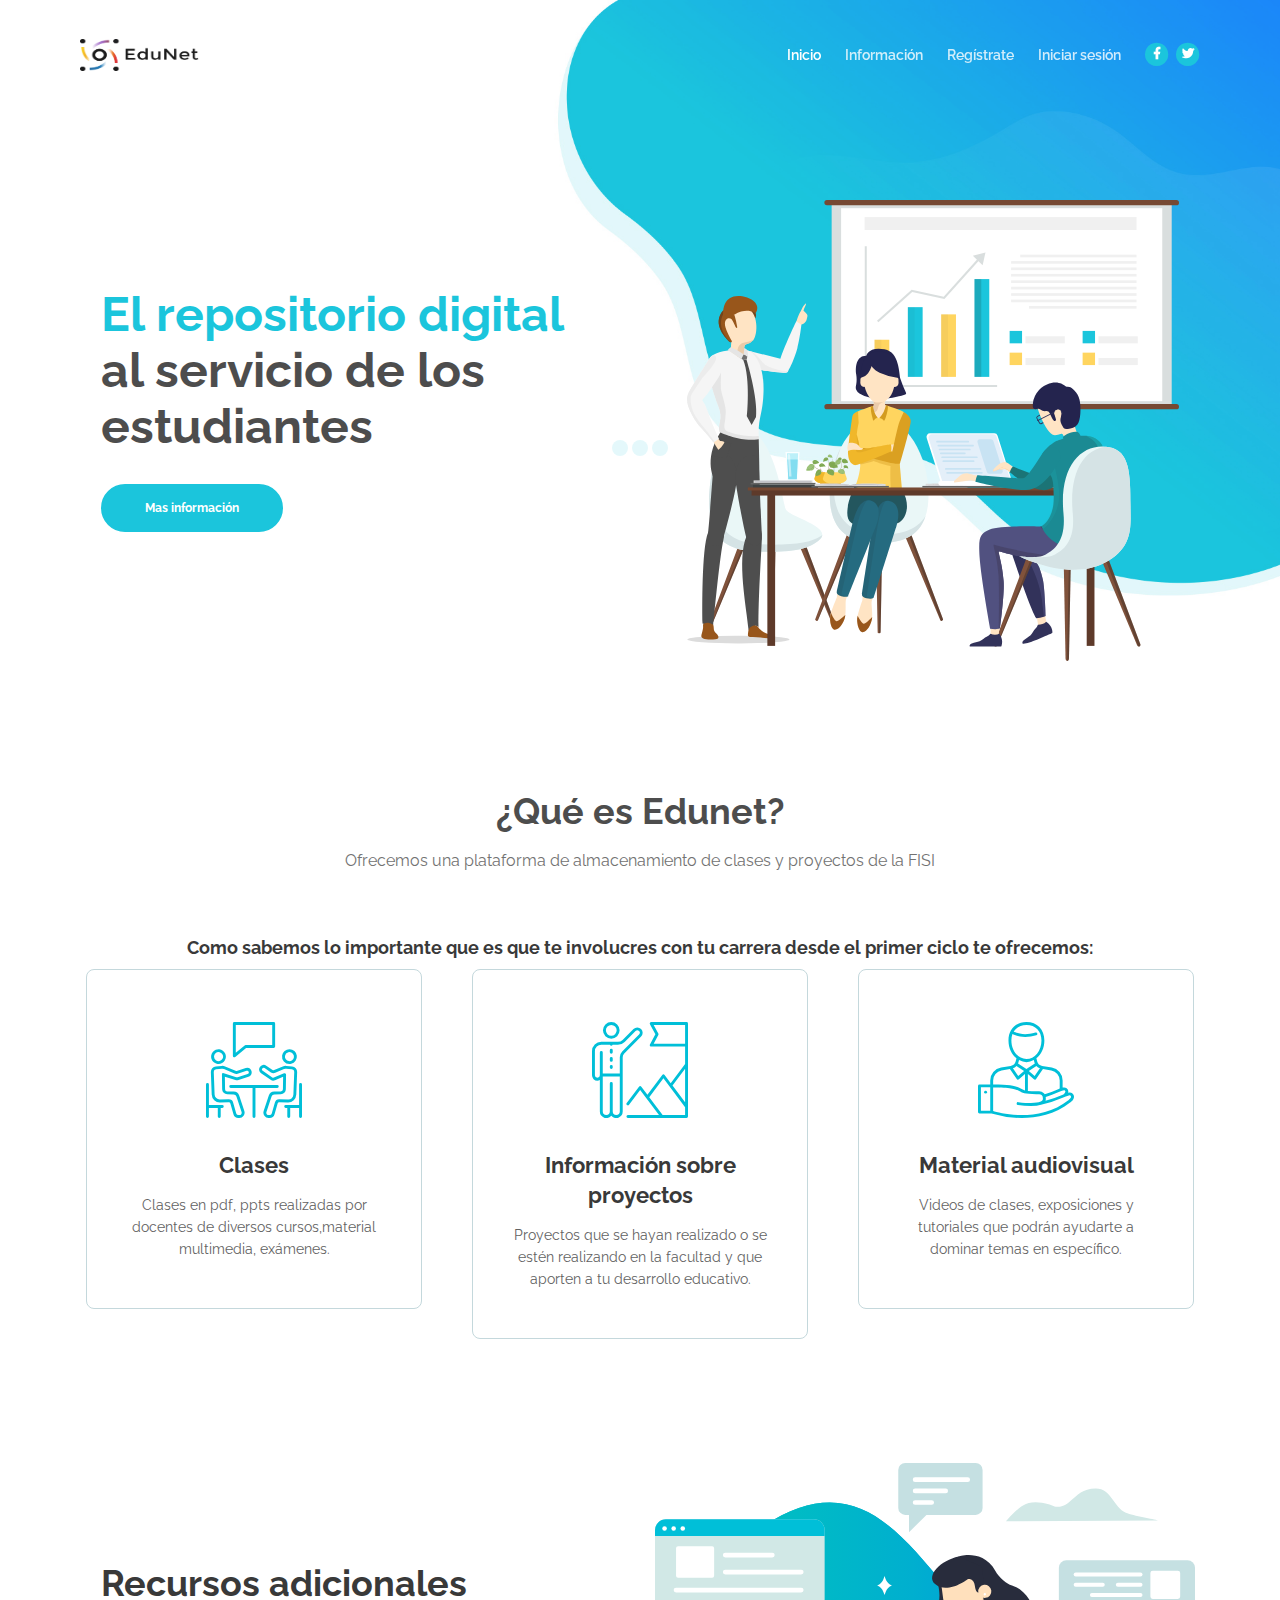
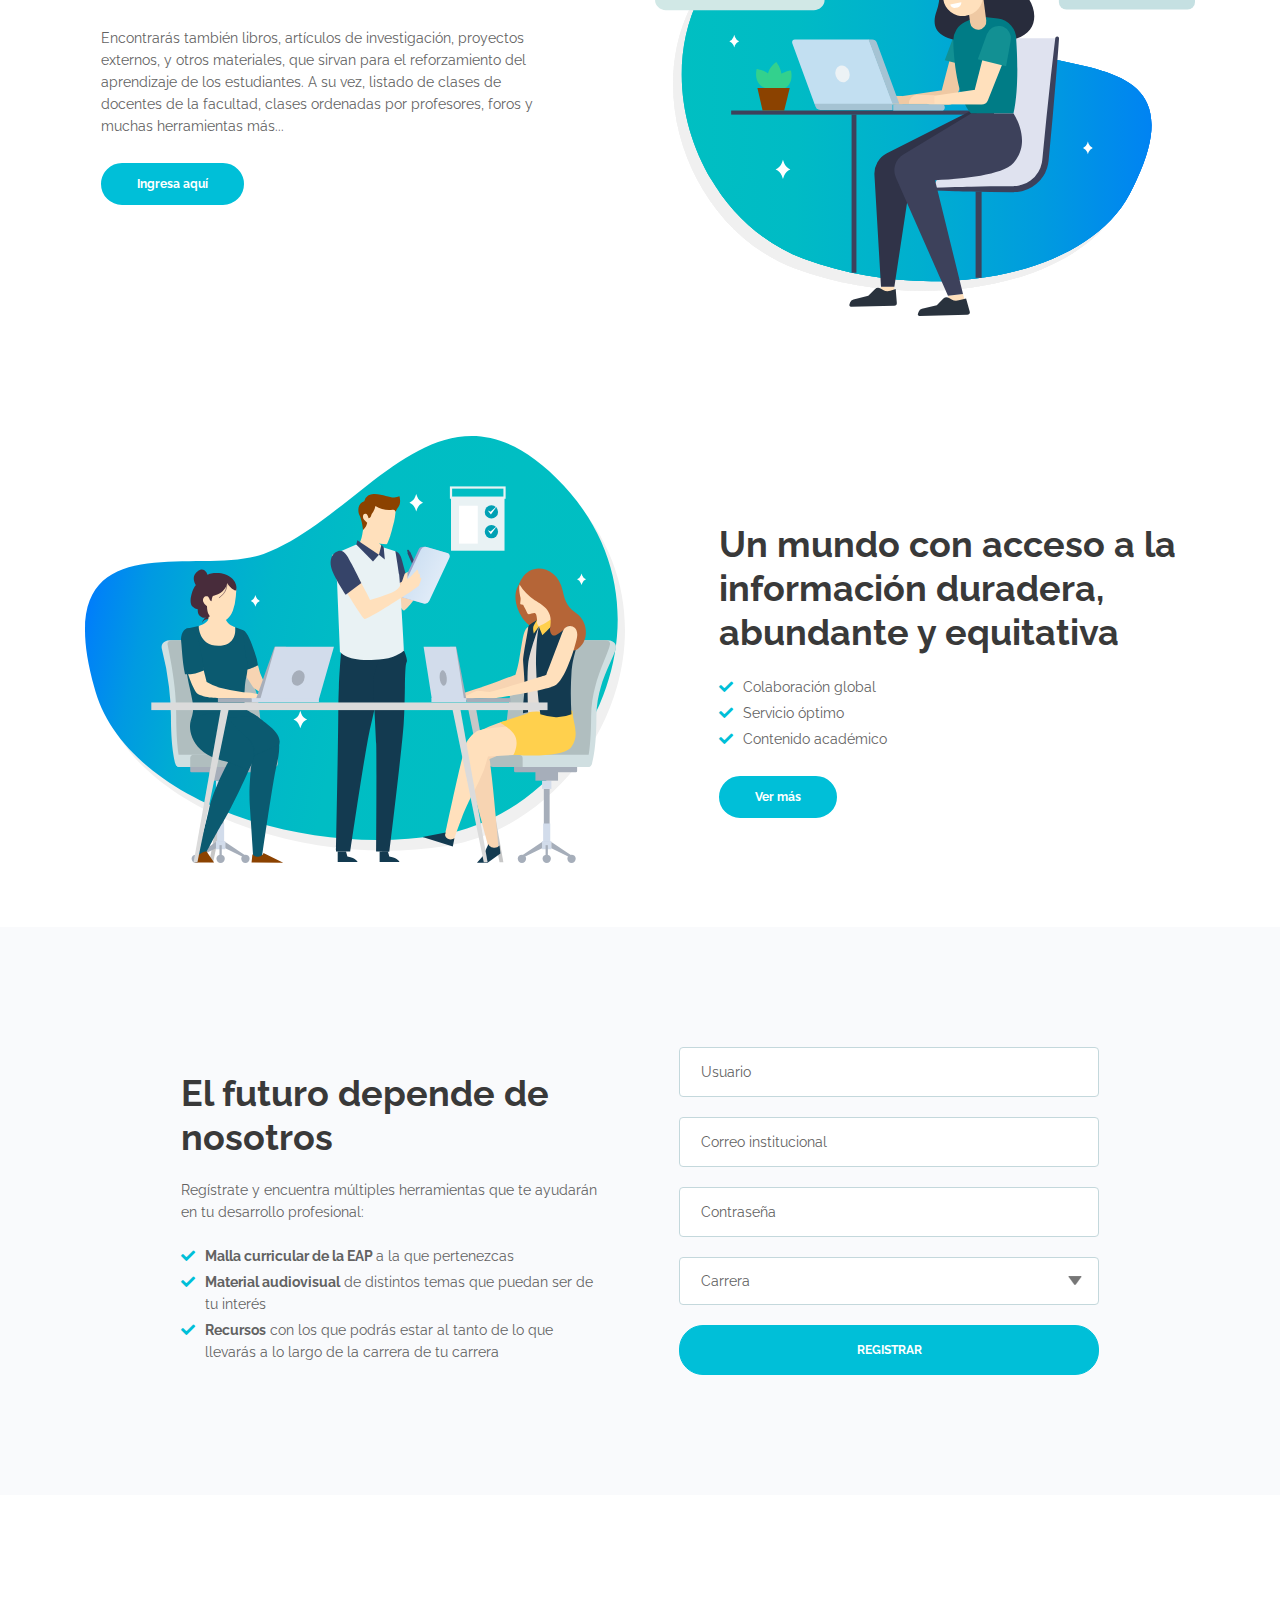
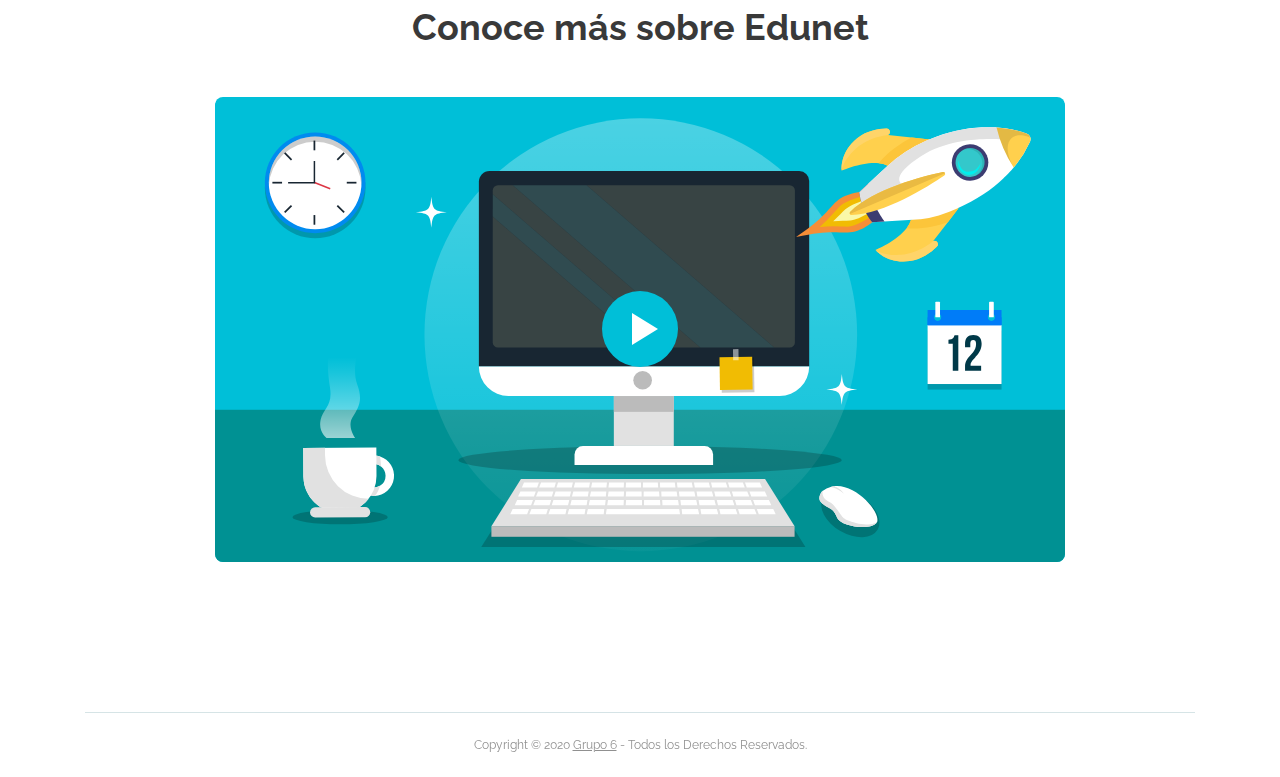
<file: web/index.html>
<!DOCTYPE html>
<html lang="en">
<head>
    <meta charset="utf-8">
    <meta name="viewport" content="width=device-width, initial-scale=1, shrink-to-fit=no">

    <!-- SEO Meta Tags -->
    <meta name="description" content="Create a stylish landing page for your business startup and get leads for the offered services with this HTML landing page template.">
    <meta name="author" content="GRUPO 6">

    <!-- OG Meta Tags to improve the way the post looks when you share the page on LinkedIn, Facebook, Google+ -->
	<meta property="og:site_name" content="Edunet" /> <!-- website name -->
	<meta property="og:site" content="" /> <!-- website link -->
	<meta property="og:title" content=""/> <!-- title shown in the actual shared post -->
	<meta property="og:description" content="" /> <!-- description shown in the actual shared post -->
	<meta property="og:image" content="" /> <!-- image link, make sure it's jpg -->
	<meta property="og:url" content="" /> <!-- where do you want your post to link to -->
	<meta property="og:type" content="article" />

    <!-- Website Title -->
    <title>Edunet FISI</title>

    <!-- Styles -->
    <link href="https://fonts.googleapis.com/css?family=Raleway:400,400i,600,700,700i&amp;subset=latin-ext" rel="stylesheet">
    <link href="css/bootstrap.css" rel="stylesheet">
    <link href="css/fontawesome-all.css" rel="stylesheet">
    <link href="css/swiper.css" rel="stylesheet">
	<link href="css/magnific-popup.css" rel="stylesheet">
	<link href="css/styles.css" rel="stylesheet">

	<!-- Favicon  -->
    <link rel="icon" href="images/edu.png">
</head>
<body data-spy="scroll" data-target=".fixed-top">

    <!-- Preloader -->
	<div class="spinner-wrapper">
        <div class="spinner">
            <div class="bounce1"></div>
            <div class="bounce2"></div>
            <div class="bounce3"></div>
        </div>
    </div>
    <!-- end of preloader -->


    <!-- Navigation -->
    <nav class="navbar navbar-expand-lg navbar-dark navbar-custom fixed-top">
        <!-- Text Logo - Use this if you don't have a graphic logo -->
        <!-- <a class="navbar-brand logo-text page-scroll" href="index.html">Evolo</a> -->

        <!-- Image Logo -->
        <a class="navbar-brand logo-image" href="index.html"><img src="images/edunet.png" alt="alternative"></a>

        <!-- Mobile Menu Toggle Button -->
        <button class="navbar-toggler" type="button" data-toggle="collapse" data-target="#navbarsExampleDefault" aria-controls="navbarsExampleDefault" aria-expanded="false" aria-label="Toggle navigation">
            <span class="navbar-toggler-awesome fas fa-bars"></span>
            <span class="navbar-toggler-awesome fas fa-times"></span>
        </button>
        <!-- end of mobile menu toggle button -->

        <div class="collapse navbar-collapse" id="navbarsExampleDefault">
            <ul class="navbar-nav ml-auto">
                <li class="nav-item">
                    <a class="nav-link page-scroll" href="#header">Inicio <span class="sr-only">(current)</span></a>
                </li>
                <li class="nav-item">
                    <a class="nav-link page-scroll" href="#services">Información</a>
                </li>

                <li class="nav-item">
                    <a class="nav-link page-scroll" href="#request">Regístrate</a>
                </li>



                <li class="nav-item">
                    <a class="nav-link page-scroll" href="login_register.php">Iniciar sesión</a>
                </li>
            </ul>
            <span class="nav-item social-icons">
                <span class="fa-stack">
                    <a href="#your-link">
                        <i class="fas fa-circle fa-stack-2x facebook"></i>
                        <i class="fab fa-facebook-f fa-stack-1x"></i>
                    </a>
                </span>
                <span class="fa-stack">
                    <a href="#your-link">
                        <i class="fas fa-circle fa-stack-2x twitter"></i>
                        <i class="fab fa-twitter fa-stack-1x"></i>
                    </a>
                </span>
            </span>
        </div>
    </nav> <!-- end of navbar -->
    <!-- end of navigation -->


    <!-- Header -->
    <header id="header" class="header">
        <div class="header-content">
            <div class="container">
                <div class="row">
                    <div class="col-lg-6">
                        <div class="text-container">
                            <h1><span class="turquoise">El repositorio digital </span>al servicio de los estudiantes</h1>
                            <p class="p-large"></p>
                            <a class="btn-solid-lg page-scroll" href="#services">Mas información</a>
                        </div> <!-- end of text-container -->
                    </div> <!-- end of col -->
                    <div class="col-lg-6">
                        <div class="image-container">
                            <img class="img-fluid" src="images/header-teamwork.svg" alt="alternative">
                        </div> <!-- end of image-container -->
                    </div> <!-- end of col -->
                </div> <!-- end of row -->
            </div> <!-- end of container -->
        </div> <!-- end of header-content -->
    </header> <!-- end of header -->
    <!-- end of header -->



    <!-- Services -->
    <div id="services" class="cards-1">
        <div class="container">
            <div class="row">
                <div class="col-lg-12">
                    <h2>¿Qué es Edunet?</h2>
                    <p class="p-heading p-large">Ofrecemos una plataforma de almacenamiento de clases y proyectos de la FISI</p>
                    <h5>Como sabemos lo importante que es que te involucres con tu carrera desde el primer ciclo te ofrecemos: <h5>
                </div> <!-- end of col -->
            </div> <!-- end of row -->
            <div class="row">
                <div class="col-lg-12">

                    <!-- Card -->
                    <div class="card">
                        <img class="card-image" src="images/services-icon-1.svg" alt="alternative">
                        <div class="card-body">
                            <h4 class="card-title">Clases</h4>
                            <p>Clases en pdf, ppts realizadas por docentes de diversos cursos,material multimedia, exámenes.
                            </p>
                        </div>
                    </div>
                    <!-- end of card -->

                    <!-- Card -->
                    <div class="card">
                        <img class="card-image" src="images/services-icon-2.svg" alt="alternative">
                        <div class="card-body">
                            <h4 class="card-title">Información sobre proyectos</h4>
                            <p>Proyectos que se hayan realizado o se estén realizando en la facultad y que aporten a tu desarrollo educativo.</p>
                        </div>
                    </div>
                    <!-- end of card -->

                    <!-- Card -->
                    <div class="card">
                        <img class="card-image" src="images/services-icon-3.svg" alt="alternative">
                        <div class="card-body">
                            <h4 class="card-title">Material audiovisual</h4>
                            <p>Videos de clases, exposiciones y tutoriales que podrán ayudarte a dominar temas en específico.</p>
                        </div>
                    </div>
                    <!-- end of card -->

                </div> <!-- end of col -->
            </div> <!-- end of row -->
        </div> <!-- end of container -->
    </div> <!-- end of cards-1 -->
    <!-- end of services -->


    <!-- Details 1 -->
    <div class="basic-1">
        <div class="container">
            <div class="row">
                <div class="col-lg-6">
                    <div class="text-container">
                        <h2>Recursos adicionales</h2>
                        <p>Encontrarás también libros, artículos de investigación, proyectos externos, y otros materiales, que sirvan para el reforzamiento del aprendizaje de los estudiantes.
                          A su vez, listado de clases de docentes de la facultad, clases ordenadas por profesores, foros y muchas herramientas más...</p>
                        <a class="btn-solid-reg popup-with-move-anim" href="#details-lightbox-1">Ingresa aquí</a>
                    </div> <!-- end of text-container -->
                </div> <!-- end of col -->
                <div class="col-lg-6">
                    <div class="image-container">
                        <img class="img-fluid" src="images/details-1-office-worker.svg" alt="alternative">
                    </div> <!-- end of image-container -->
                </div> <!-- end of col -->
            </div> <!-- end of row -->
        </div> <!-- end of container -->
    </div> <!-- end of basic-1 -->
    <!-- end of details 1 -->


    <!-- Details 2 -->
    <div class="basic-2">
        <div class="container">
            <div class="row">
                <div class="col-lg-6">
                    <div class="image-container">
                        <img class="img-fluid" src="images/details-2-office-team-work.svg" alt="alternative">
                    </div> <!-- end of image-container -->
                </div> <!-- end of col -->
                <div class="col-lg-6">
                    <div class="text-container">
                        <h2>Un mundo con acceso a la información duradera, abundante y equitativa</h2>
                        <ul class="list-unstyled li-space-lg">
                            <li class="media">
                                <i class="fas fa-check"></i>
                                <div class="media-body">Colaboración global </div>
                            </li>
                            <li class="media">
                                <i class="fas fa-check"></i>
                                <div class="media-body">Servicio óptimo</div>
                            </li>
                            <li class="media">
                                <i class="fas fa-check"></i>
                                <div class="media-body">Contenido académico</div>
                            </li>
                        </ul>
                        <a class="btn-solid-reg popup-with-move-anim" href="#details-lightbox-2">Ver más</a>
                    </div> <!-- end of text-container -->
                </div> <!-- end of col -->
            </div> <!-- end of row -->
        </div> <!-- end of container -->
    </div> <!-- end of basic-2 -->
    <!-- end of details 2 -->


    <!-- Details Lightbox 2 -->
	<div id="details-lightbox-2" class="lightbox-basic zoom-anim-dialog mfp-hide">
        <div class="container">
            <div class="row">
                <button title="Close (Esc)" type="button" class="mfp-close x-button">×</button>
                <div class="col-lg-8">
                    <div class="image-container">
                        <img class="img-fluid" src="img\advanced-feature-2.jpg" alt="alternative">
                    </div> <!-- end of image-container -->
                </div> <!-- end of col -->
                <div class="col-lg-4">
                    <h3>Objetivos</h3>
                    <hr>
                    <h5></h5>

                    <ul class="list-unstyled li-space-lg">
                        <li class="media">
                            <i class="fas fa-check"></i><div class="media-body">Aprovechar nuestros recursos, reputación, influencia y experiencia para respaldar y, cuando corresponda, liderar, los esfuerzos de colaboración global para crear modelos y sistemas más abiertos, equitativos, accesibles y duraderos. </div>
                        </li>
                        <li class="media">
                            <i class="fas fa-check"></i><div class="media-body">Ajustar continuamente el perfil de servicio de los espacios de la biblioteca para lograr un equilibrio óptimo entre las funciones básicas del aprendizaje, la comunidad y la creación.</div>
                        </li>
                        <li class="media">
                            <i class="fas fa-check"></i><div class="media-body">Reorientar nuestra cartera de servicios hacia enfoques innovadores que apoyen las formas digitales emergentes de erudición, enseñanza y aprendizaje; y brindar recursos y servicios esenciales para crear, usar y compartir información de manera crítica y efectiva.</div>
                        </li>


                    </ul>
                    <a class="btn-solid-reg mfp-close page-scroll" href="#request">Registrarme</a> <a class="btn-outline-reg mfp-close as-button" href="#screenshots">Volver</a>
                </div> <!-- end of col -->
            </div> <!-- end of row -->
        </div> <!-- end of container -->
    </div> <!-- end of lightbox-basic -->
    <!-- end of details lightbox 2 -->
    <!-- end of details lightboxes -->



    <!-- Request -->
    <div id="request" class="form-1">
        <div class="container">
            <div class="row">
                <div class="col-lg-6">
                    <div class="text-container">
                        <h2>El futuro depende de nosotros</h2>
                        <p>Regístrate y encuentra múltiples herramientas que te ayudarán en tu desarrollo profesional: </p>
                        <ul class="list-unstyled li-space-lg">
                            <li class="media">
                                <i class="fas fa-check"></i>
                                <div class="media-body"><strong class="blue"> Malla curricular de la EAP </strong> a la que pertenezcas</div>
                            </li>
                            <li class="media">
                                <i class="fas fa-check"></i>
                                <div class="media-body"><strong class="blue">Material audiovisual</strong> de distintos temas que puedan ser de tu interés</div>
                            </li>
                            <li class="media">
                                <i class="fas fa-check"></i>
                                <div class="media-body"><strong class="blue">Recursos</strong> con los que podrás estar al tanto de lo que llevarás a lo largo de la carrera de tu carrera</div>
                            </li>
                        </ul>
                    </div> <!-- end of text-container -->
                </div> <!-- end of col -->
                <div class="col-lg-6">

                    <!-- Request Form -->
                    <div class="form-container">
                        <form id="requestForm" data-toggle="validator" data-focus="false">
                            <div class="form-group">
                                <input type="text" class="form-control-input" id="rname" name="rname" required>
                                <label class="label-control" for="rname">Usuario</label>
                                <div class="help-block with-errors"></div>
                            </div>
                            <div class="form-group">
                                <input type="email" class="form-control-input" id="remail" name="remail" required>
                                <label class="label-control" for="remail">Correo institucional</label>
                                <div class="help-block with-errors"></div>
                            </div>
                            <div class="form-group">
                                <input type="password" class="form-control-input" id="rphone" name="rphone" required>
                                <label class="label-control" for="rphone">Contraseña</label>
                                <div class="help-block with-errors"></div>
                            </div>
                            <div class="form-group">
                                <select class="form-control-select" id="rselect" required>
                                    <option class="select-option" value="" disabled selected>Carrera</option>
                                    <option class="select-option" value="Personal Loan">Ingeniería de Sistemas</option>
                                    <option class="select-option" value="Car Loan">Ingeniería de software</option>
                                </select>
                                <div class="help-block with-errors"></div>
                            </div>

                            <div class="form-group">
                                <button type="submit" class="form-control-submit-button">REGISTRAR</button>
                            </div>
                            <div class="form-message">
                                <div id="rmsgSubmit" class="h3 text-center hidden"></div>
                            </div>
                        </form>
                    </div> <!-- end of form-container -->
                    <!-- end of request form -->

                </div> <!-- end of col -->
            </div> <!-- end of row -->
        </div> <!-- end of container -->
    </div> <!-- end of form-1 -->
    <!-- end of request -->


    <!-- Video -->
    <div class="basic-3">
        <div class="container">
            <div class="row">
                <div class="col-lg-12">
                    <h2>Conoce más sobre Edunet</h2>
                </div> <!-- end of col -->
            </div> <!-- end of row -->
            <div class="row">
                <div class="col-lg-12">

                    <!-- Video Preview -->
                    <div class="image-container">
                        <div class="video-wrapper">
                            <a class="popup-youtube" href="https://www.youtube.com/watch?v=fLCjQJCekTs" data-effect="fadeIn">
                                <img class="img-fluid" src="images/video-frame.svg" alt="alternative">
                                <span class="video-play-button">
                                    <span></span>
                                </span>
                            </a>
                        </div> <!-- end of video-wrapper -->
                    </div> <!-- end of image-container -->
                    <!-- end of video preview -->

                    <p> <strong></strong> </p>
                </div> <!-- end of col -->
            </div> <!-- end of row -->
        </div> <!-- end of container -->
    </div> <!-- end of basic-3 -->
    <!-- end of video -->



    <!-- Copyright -->
    <div class="copyright">
        <div class="container">
            <div class="row">
                <div class="col-lg-12">
                    <p class="p-small">Copyright © 2020 <a href="https://inovatik.com">Grupo 6</a> - Todos los Derechos Reservados.</p>
                </div> <!-- end of col -->
            </div> <!-- enf of row -->
        </div> <!-- end of container -->
    </div> <!-- end of copyright -->
    <!-- end of copyright -->


    <!-- Scripts -->
    <script src="js/jquery.min.js"></script> <!-- jQuery for Bootstrap's JavaScript plugins -->
    <script src="js/popper.min.js"></script> <!-- Popper tooltip library for Bootstrap -->
    <script src="js/bootstrap.min.js"></script> <!-- Bootstrap framework -->
    <script src="js/jquery.easing.min.js"></script> <!-- jQuery Easing for smooth scrolling between anchors -->
    <script src="js/swiper.min.js"></script> <!-- Swiper for image and text sliders -->
    <script src="js/jquery.magnific-popup.js"></script> <!-- Magnific Popup for lightboxes -->
    <script src="js/validator.min.js"></script> <!-- Validator.js - Bootstrap plugin that validates forms -->
    <script src="js/scripts.js"></script> <!-- Custom scripts -->
</body>
</html>
</file>
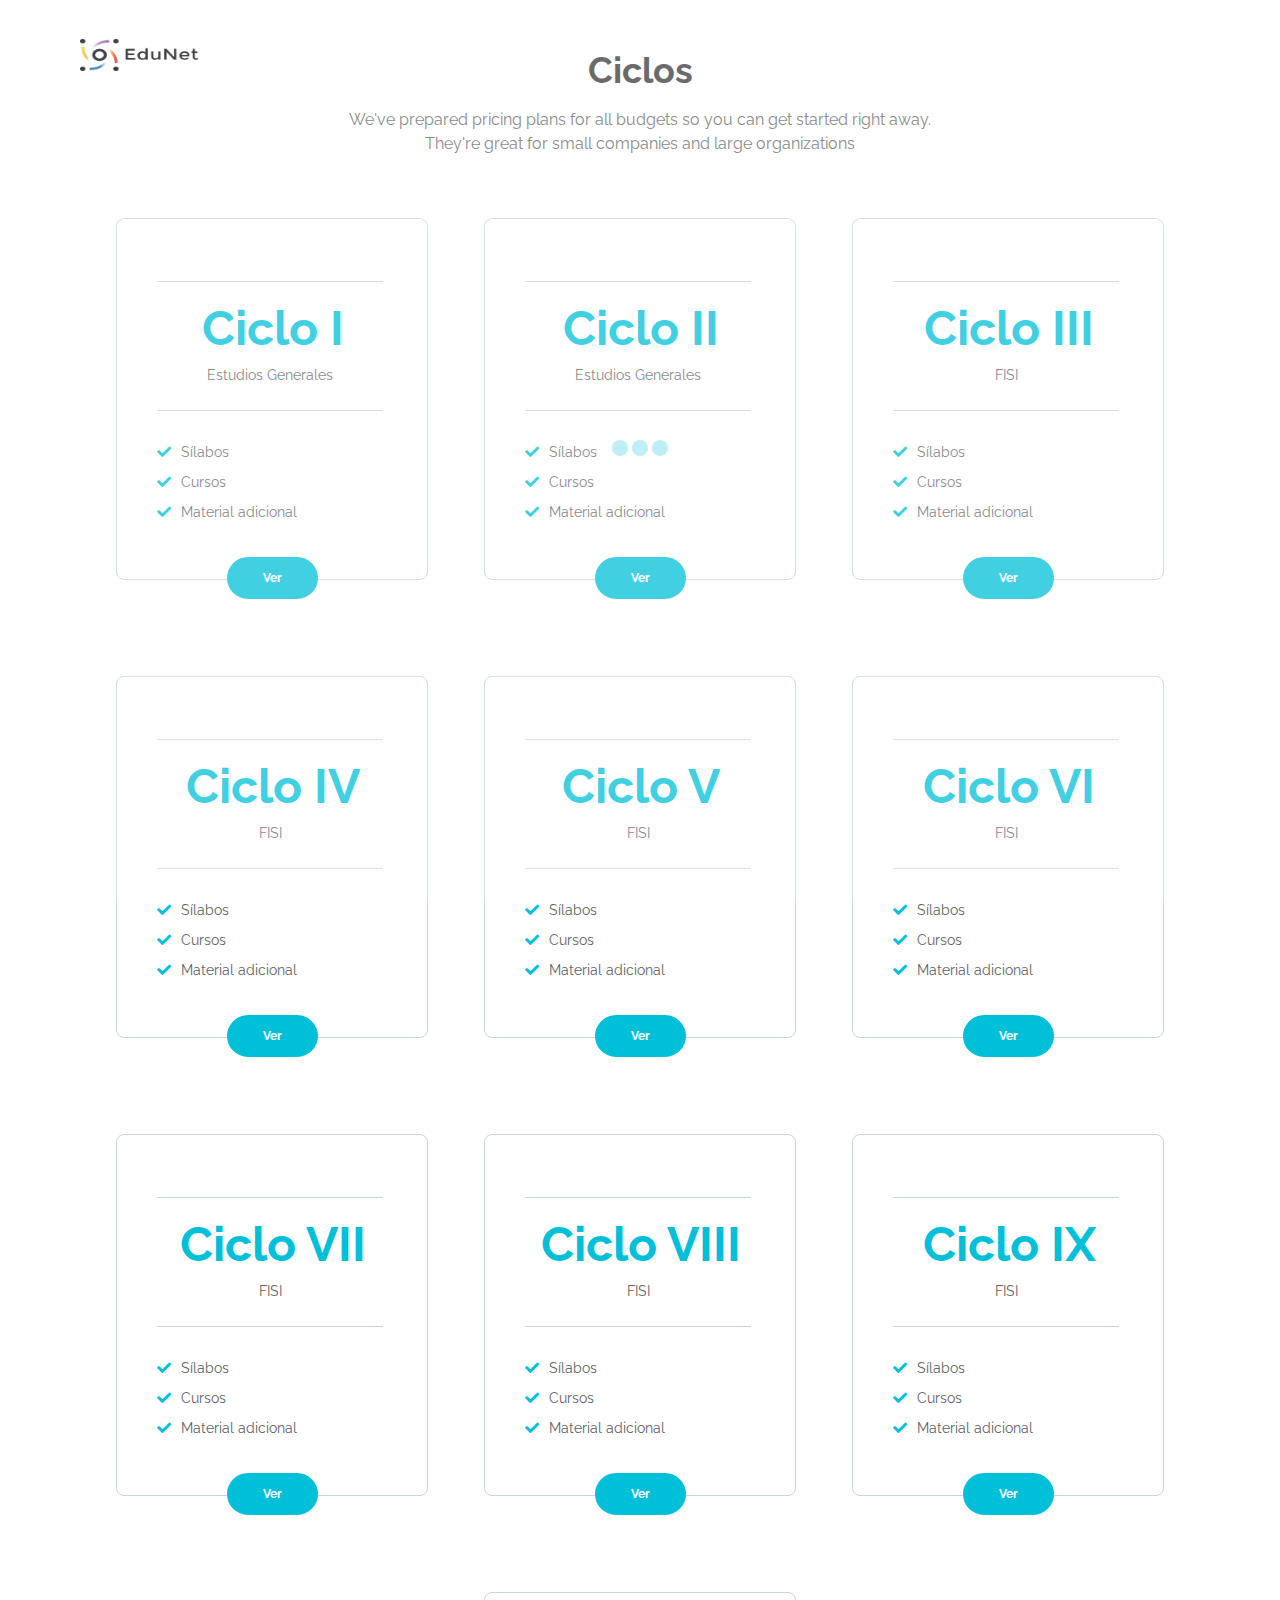
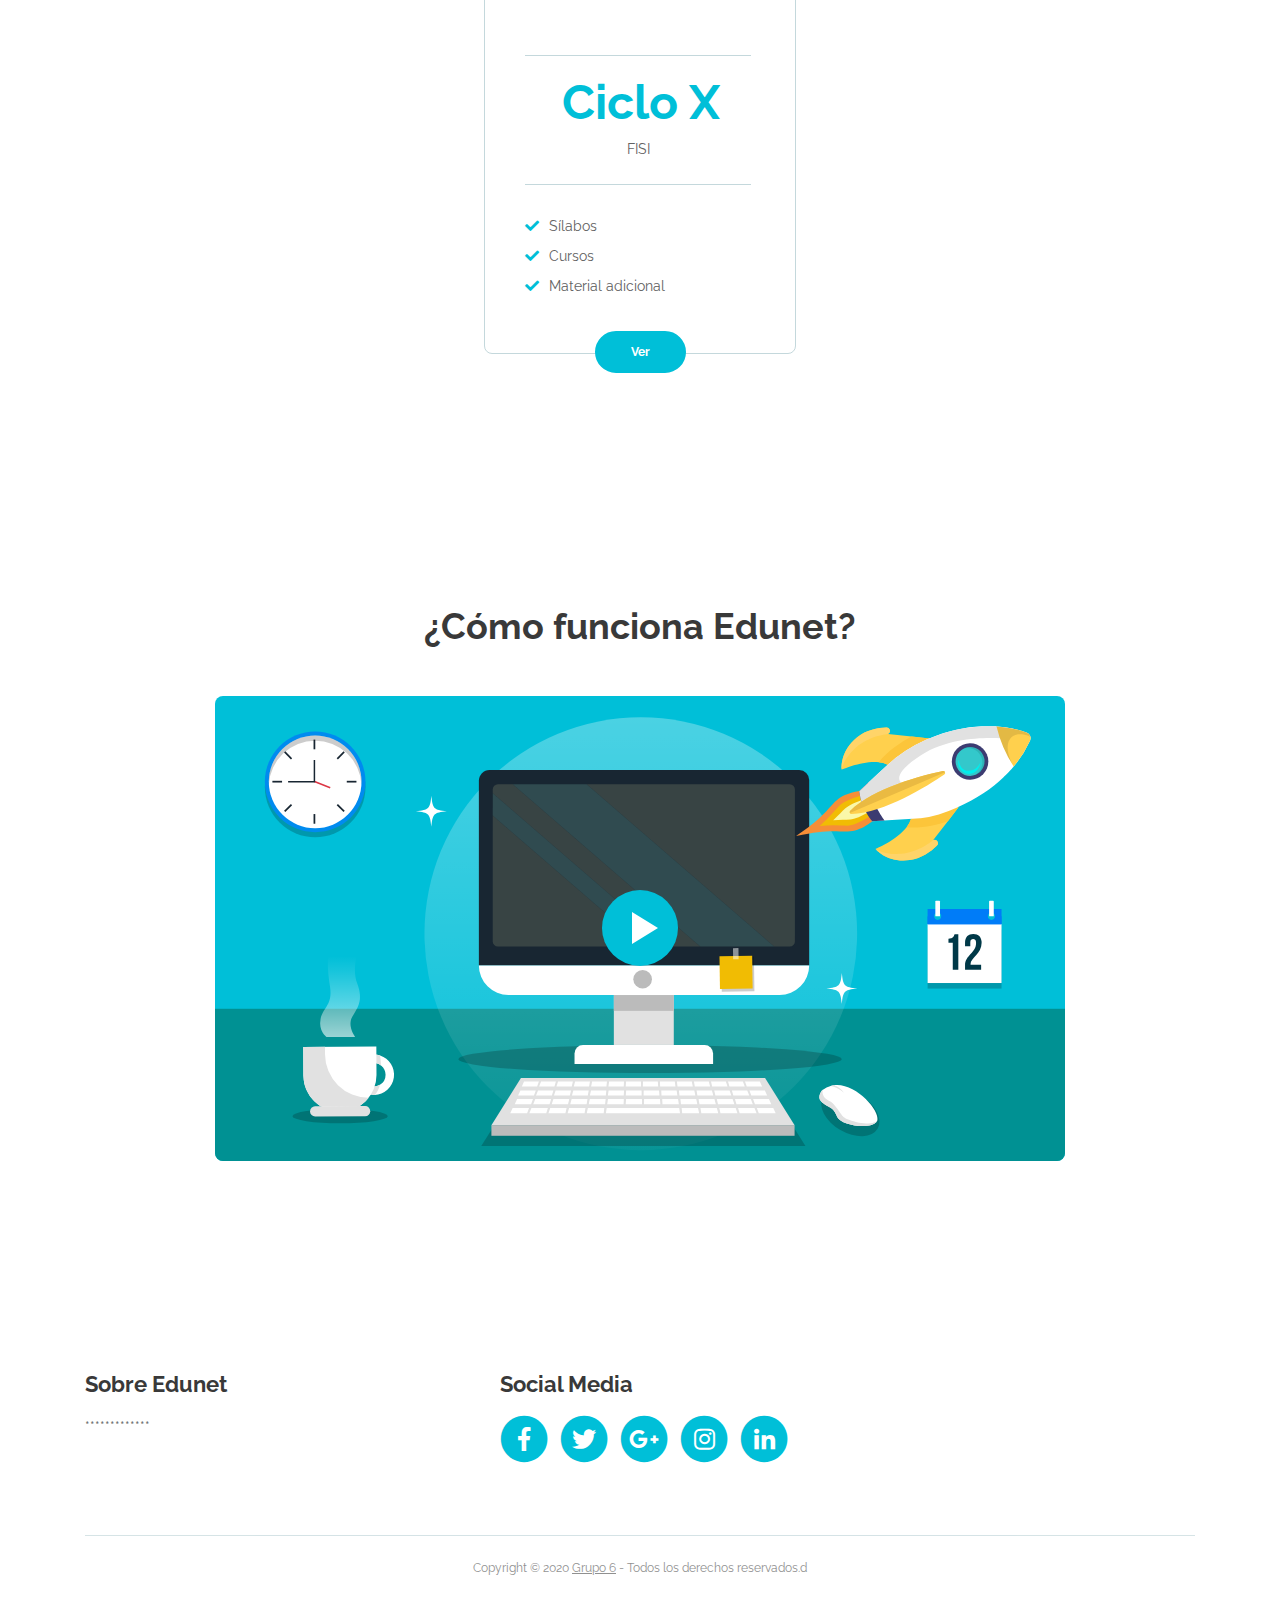
<file: web/Ciclos.html>
<!DOCTYPE html>
<html lang="en">
<head>
    <meta charset="utf-8">
    <meta name="viewport" content="width=device-width, initial-scale=1, shrink-to-fit=no">

    <!-- SEO Meta Tags -->
    <meta name="description" content="Create a stylish landing page for your business startup and get leads for the offered services with this HTML landing page template.">
    <meta name="author" content="GRUPO 6">

    <!-- OG Meta Tags to improve the way the post looks when you share the page on LinkedIn, Facebook, Google+ -->
	<meta property="og:site_name" content="Edunet" /> <!-- website name -->
	<meta property="og:site" content="" /> <!-- website link -->
	<meta property="og:title" content=""/> <!-- title shown in the actual shared post -->
	<meta property="og:description" content="" /> <!-- description shown in the actual shared post -->
	<meta property="og:image" content="" /> <!-- image link, make sure it's jpg -->
	<meta property="og:url" content="" /> <!-- where do you want your post to link to -->
	<meta property="og:type" content="article" />

    <!-- Website Title -->
    <title>Edunet FISI</title>

    <!-- Styles -->
    <link href="https://fonts.googleapis.com/css?family=Raleway:400,400i,600,700,700i&amp;subset=latin-ext" rel="stylesheet">
    <link href="css/bootstrap.css" rel="stylesheet">
    <link href="css/fontawesome-all.css" rel="stylesheet">
    <link href="css/swiper.css" rel="stylesheet">
	<link href="css/magnific-popup.css" rel="stylesheet">
	<link href="css/styles.css" rel="stylesheet">

	<!-- Favicon  -->
    <link rel="icon" href="images/edu.png">
</head>
<body data-spy="scroll" data-target=".fixed-top">

    <!-- Preloader -->
	<div class="spinner-wrapper">
        <div class="spinner">
            <div class="bounce1"></div>
            <div class="bounce2"></div>
            <div class="bounce3"></div>
        </div>
    </div>
    <!-- end of preloader -->


    <!-- Navigation -->
    <nav class="navbar navbar-expand-lg navbar-dark navbar-custom fixed-top">
        <!-- Text Logo - Use this if you don't have a graphic logo -->
        <!-- <a class="navbar-brand logo-text page-scroll" href="index.html">Evolo</a> -->

        <!-- Image Logo -->
        <a class="navbar-brand logo-image" href="index.html"><img src="images/edunet.png" alt="alternative"></a>

        <!-- Mobile Menu Toggle Button -->
        <button class="navbar-toggler" type="button" data-toggle="collapse" data-target="#navbarsExampleDefault" aria-controls="navbarsExampleDefault" aria-expanded="false" aria-label="Toggle navigation">
            <span class="navbar-toggler-awesome fas fa-bars"></span>
            <span class="navbar-toggler-awesome fas fa-times"></span>
        </button>
        <!-- end of mobile menu toggle button -->

        <div class="collapse navbar-collapse" id="navbarsExampleDefault">
            <ul class="navbar-nav ml-auto">
                <li class="nav-item">
                    <a class="nav-link page-scroll" href="Ingreso.php">Inicio<span class="sr-only">(current)</span></a>
                </li>
                <li class="nav-item">
                    <a class="nav-link page-scroll" href="Ciclos.html">Ciclos</a>
                </li>

                <li class="nav-item">
                    <a class="nav-link page-scroll" href="Cursos.html">Cursos</a>
                </li>



                <li class="nav-item">
                    <a class="nav-link page-scroll" href="login_register.php">Docentes</a>
                </li>

                <li class="nav-item">
                    <a class="nav-link page-scroll" href="login_register.php">Recursos adicionales</a>
                </li>

                <li class="nav-item">
                    <a class="nav-link page-scroll" href="index.html">Cerrar sesión</a>
                </li>
            </ul>

        </div>
    </nav> <!-- end of navbar -->
    <!-- end of navigation -->




    <div id="pricing" class="cards-2">
            <div class="container">
                <div class="row">
                    <div class="col-lg-12">
                        <h2>Ciclos</h2>
                        <p class="p-heading p-large">We've prepared pricing plans for all budgets so you can get started right away. They're great for small companies and large organizations</p>
                    </div> <!-- end of col -->
                </div> <!-- end of row -->
                <div class="row">
                    <div class="col-lg-12">

                        <!-- Card-->
                        <div class="card">
                            <div class="card-body">
                                <div class="card-title"></div>
                                <div class="card-subtitle"></div>
                                <hr class="cell-divide-hr">
                                <div class="price">
                                    <span class="currency"></span><span class="value">Ciclo I</span>
                                    <div class="frequency">Estudios Generales</div>
                                </div>
                                <hr class="cell-divide-hr">
                                <ul class="list-unstyled li-space-lg">
                                    <li class="media">
                                        <i class="fas fa-check"></i><div class="media-body">Sílabos</div>
                                    </li>
                                    <li class="media">
                                        <i class="fas fa-check"></i><div class="media-body">Cursos</div>
                                    </li>
                                    <li class="media">
                                        <i class="fas fa-check"></i><div class="media-body">Material adicional</div>
                                    </li>

                                </ul>
                                <div class="button-wrapper">
                                    <a class="btn-solid-reg page-scroll" href="#request">Ver</a>
                                </div>
                            </div>
                        </div> <!-- end of card -->
                        <!-- end of card -->
                        <div class="card">
                            <div class="card-body">
                                <div class="card-title"></div>
                                <div class="card-subtitle"></div>
                                <hr class="cell-divide-hr">
                                <div class="price">
                                    <span class="currency"></span><span class="value">Ciclo II</span>
                                    <div class="frequency">Estudios Generales</div>
                                </div>
                                <hr class="cell-divide-hr">
                                <ul class="list-unstyled li-space-lg">
                                    <li class="media">
                                        <i class="fas fa-check"></i><div class="media-body">Sílabos</div>
                                    </li>
                                    <li class="media">
                                        <i class="fas fa-check"></i><div class="media-body">Cursos</div>
                                    </li>
                                    <li class="media">
                                        <i class="fas fa-check"></i><div class="media-body">Material adicional</div>
                                    </li>

                                </ul>
                                <div class="button-wrapper">
                                    <a class="btn-solid-reg page-scroll" href="#request">Ver</a>
                                </div>
                            </div>
                        </div> <!-- end of card -->
                        <div class="card">
                            <div class="card-body">
                                <div class="card-title"></div>
                                <div class="card-subtitle"></div>
                                <hr class="cell-divide-hr">
                                <div class="price">
                                    <span class="currency"></span><span class="value"> Ciclo III</span>
                                    <div class="frequency">FISI</div>
                                </div>
                                <hr class="cell-divide-hr">
                                <ul class="list-unstyled li-space-lg">
                                    <li class="media">
                                        <i class="fas fa-check"></i><div class="media-body">Sílabos</div>
                                    </li>
                                    <li class="media">
                                        <i class="fas fa-check"></i><div class="media-body">Cursos</div>
                                    </li>
                                    <li class="media">
                                        <i class="fas fa-check"></i><div class="media-body">Material adicional</div>
                                    </li>

                                </ul>
                                <div class="button-wrapper">
                                    <a class="btn-solid-reg page-scroll" href="#request">Ver</a>
                                </div>
                            </div>
                        </div> <!-- end of card -->

                        <div class="card">
                            <div class="card-body">
                                <div class="card-title"></div>
                                <div class="card-subtitle"></div>
                                <hr class="cell-divide-hr">
                                <div class="price">
                                    <span class="currency"></span><span class="value"> Ciclo IV</span>
                                    <div class="frequency">FISI</div>
                                </div>
                                <hr class="cell-divide-hr">
                                <ul class="list-unstyled li-space-lg">
                                    <li class="media">
                                        <i class="fas fa-check"></i><div class="media-body">Sílabos</div>
                                    </li>
                                    <li class="media">
                                        <i class="fas fa-check"></i><div class="media-body">Cursos</div>
                                    </li>
                                    <li class="media">
                                        <i class="fas fa-check"></i><div class="media-body">Material adicional</div>
                                    </li>

                                </ul>
                                <div class="button-wrapper">
                                    <a class="btn-solid-reg page-scroll" href="#request">Ver</a>
                                </div>
                            </div>
                        </div> <!-- end of card -->
                        <div class="card">
                            <div class="card-body">
                                <div class="card-title"></div>
                                <div class="card-subtitle"></div>
                                <hr class="cell-divide-hr">
                                <div class="price">
                                    <span class="currency"></span><span class="value"> Ciclo V</span>
                                    <div class="frequency">FISI</div>
                                </div>
                                <hr class="cell-divide-hr">
                                <ul class="list-unstyled li-space-lg">
                                    <li class="media">
                                        <i class="fas fa-check"></i><div class="media-body">Sílabos</div>
                                    </li>
                                    <li class="media">
                                        <i class="fas fa-check"></i><div class="media-body">Cursos</div>
                                    </li>
                                    <li class="media">
                                        <i class="fas fa-check"></i><div class="media-body">Material adicional</div>
                                    </li>

                                </ul>
                                <div class="button-wrapper">
                                    <a class="btn-solid-reg page-scroll" href="#request">Ver</a>
                                </div>
                            </div>
                        </div> <!-- end of card -->
                        <div class="card">
                            <div class="card-body">
                                <div class="card-title"></div>
                                <div class="card-subtitle"></div>
                                <hr class="cell-divide-hr">
                                <div class="price">
                                    <span class="currency"></span><span class="value"> Ciclo VI</span>
                                    <div class="frequency">FISI</div>
                                </div>
                                <hr class="cell-divide-hr">
                                <ul class="list-unstyled li-space-lg">
                                    <li class="media">
                                        <i class="fas fa-check"></i><div class="media-body">Sílabos</div>
                                    </li>
                                    <li class="media">
                                        <i class="fas fa-check"></i><div class="media-body">Cursos</div>
                                    </li>
                                    <li class="media">
                                        <i class="fas fa-check"></i><div class="media-body">Material adicional</div>
                                    </li>

                                </ul>
                                <div class="button-wrapper">
                                    <a class="btn-solid-reg page-scroll" href="#request">Ver</a>
                                </div>
                            </div>
                        </div> <!-- end of card -->
                        <div class="card">
                            <div class="card-body">
                                <div class="card-title"></div>
                                <div class="card-subtitle"></div>
                                <hr class="cell-divide-hr">
                                <div class="price">
                                    <span class="currency"></span><span class="value"> Ciclo VII</span>
                                    <div class="frequency">FISI</div>
                                </div>
                                <hr class="cell-divide-hr">
                                <ul class="list-unstyled li-space-lg">
                                    <li class="media">
                                        <i class="fas fa-check"></i><div class="media-body">Sílabos</div>
                                    </li>
                                    <li class="media">
                                        <i class="fas fa-check"></i><div class="media-body">Cursos</div>
                                    </li>
                                    <li class="media">
                                        <i class="fas fa-check"></i><div class="media-body">Material adicional</div>
                                    </li>

                                </ul>
                                <div class="button-wrapper">
                                    <a class="btn-solid-reg page-scroll" href="#request">Ver</a>
                                </div>
                            </div>
                        </div> <!-- end of card -->

                        <div class="card">
                            <div class="card-body">
                                <div class="card-title"></div>
                                <div class="card-subtitle"></div>
                                <hr class="cell-divide-hr">
                                <div class="price">
                                    <span class="currency"></span><span class="value"> Ciclo VIII</span>
                                    <div class="frequency">FISI</div>
                                </div>
                                <hr class="cell-divide-hr">
                                <ul class="list-unstyled li-space-lg">
                                    <li class="media">
                                        <i class="fas fa-check"></i><div class="media-body">Sílabos</div>
                                    </li>
                                    <li class="media">
                                        <i class="fas fa-check"></i><div class="media-body">Cursos</div>
                                    </li>
                                    <li class="media">
                                        <i class="fas fa-check"></i><div class="media-body">Material adicional</div>
                                    </li>

                                </ul>
                                <div class="button-wrapper">
                                    <a class="btn-solid-reg page-scroll" href="#request">Ver</a>
                                </div>
                            </div>
                        </div> <!-- end of card -->
                        <div class="card">
                            <div class="card-body">
                                <div class="card-title"></div>
                                <div class="card-subtitle"></div>
                                <hr class="cell-divide-hr">
                                <div class="price">
                                    <span class="currency"></span><span class="value"> Ciclo IX</span>
                                    <div class="frequency">FISI</div>
                                </div>
                                <hr class="cell-divide-hr">
                                <ul class="list-unstyled li-space-lg">
                                    <li class="media">
                                        <i class="fas fa-check"></i><div class="media-body">Sílabos</div>
                                    </li>
                                    <li class="media">
                                        <i class="fas fa-check"></i><div class="media-body">Cursos</div>
                                    </li>
                                    <li class="media">
                                        <i class="fas fa-check"></i><div class="media-body">Material adicional</div>
                                    </li>

                                </ul>
                                <div class="button-wrapper">
                                    <a class="btn-solid-reg page-scroll" href="#request">Ver</a>
                                </div>
                            </div>
                        </div> <!-- end of card -->

                        <div class="card">
                            <div class="card-body">
                                <div class="card-title"></div>
                                <div class="card-subtitle"></div>
                                <hr class="cell-divide-hr">
                                <div class="price">
                                    <span class="currency"></span><span class="value"> Ciclo X</span>
                                    <div class="frequency">FISI</div>
                                </div>
                                <hr class="cell-divide-hr">
                                <ul class="list-unstyled li-space-lg">
                                    <li class="media">
                                        <i class="fas fa-check"></i><div class="media-body">Sílabos</div>
                                    </li>
                                    <li class="media">
                                        <i class="fas fa-check"></i><div class="media-body">Cursos</div>
                                    </li>
                                    <li class="media">
                                        <i class="fas fa-check"></i><div class="media-body">Material adicional</div>
                                    </li>

                                </ul>
                                <div class="button-wrapper">
                                    <a class="btn-solid-reg page-scroll" href="#request">Ver</a>
                                </div>
                            </div>
                        </div> <!-- end of card -->



                    </div> <!-- end of col -->
                </div> <!-- end of row -->
            </div> <!-- end of container -->
        </div> <!-- end of cards-2 -->
        <!-- end of pricing -->


<!-- Video -->
<div class="basic-3">
    <div class="container">
        <div class="row">
            <div class="col-lg-12">
                <h2>¿Cómo funciona Edunet?</h2>
            </div> <!-- end of col -->
        </div> <!-- end of row -->
        <div class="row">
            <div class="col-lg-12">

                <!-- Video Preview -->
                <div class="image-container">
                    <div class="video-wrapper">
                        <a class="popup-youtube" href="https://www.youtube.com/watch?v=fLCjQJCekTs" data-effect="fadeIn">
                            <img class="img-fluid" src="images/video-frame.svg" alt="alternative">
                            <span class="video-play-button">
                                <span></span>
                            </span>
                        </a>
                    </div> <!-- end of video-wrapper -->
                </div> <!-- end of image-container -->
                <!-- end of video preview -->

                <p> <strong></strong> </p>
            </div> <!-- end of col -->
        </div> <!-- end of row -->
    </div> <!-- end of container -->
</div> <!-- end of basic-3 -->
<!-- end of video -->


    <!-- Footer -->
    <div class="footer">
        <div class="container">
            <div class="row">
                <div class="col-md-4">
                    <div class="footer-col">
                        <h4>Sobre Edunet</h4>
                        <p>*************</p>
                    </div>
                </div> <!-- end of col -->

                <div class="col-md-4">
                    <div class="footer-col last">
                        <h4>Social Media</h4>
                        <span class="fa-stack">
                            <a href="#your-link">
                                <i class="fas fa-circle fa-stack-2x"></i>
                                <i class="fab fa-facebook-f fa-stack-1x"></i>
                            </a>
                        </span>
                        <span class="fa-stack">
                            <a href="#your-link">
                                <i class="fas fa-circle fa-stack-2x"></i>
                                <i class="fab fa-twitter fa-stack-1x"></i>
                            </a>
                        </span>
                        <span class="fa-stack">
                            <a href="#your-link">
                                <i class="fas fa-circle fa-stack-2x"></i>
                                <i class="fab fa-google-plus-g fa-stack-1x"></i>
                            </a>
                        </span>
                        <span class="fa-stack">
                            <a href="#your-link">
                                <i class="fas fa-circle fa-stack-2x"></i>
                                <i class="fab fa-instagram fa-stack-1x"></i>
                            </a>
                        </span>
                        <span class="fa-stack">
                            <a href="#your-link">
                                <i class="fas fa-circle fa-stack-2x"></i>
                                <i class="fab fa-linkedin-in fa-stack-1x"></i>
                            </a>
                        </span>
                    </div>
                </div> <!-- end of col -->
            </div> <!-- end of row -->
        </div> <!-- end of container -->
    </div> <!-- end of footer -->
    <!-- end of footer -->


    <!-- Copyright -->
    <div class="copyright">
        <div class="container">
            <div class="row">
                <div class="col-lg-12">
                    <p class="p-small">Copyright © 2020 <a href="https://inovatik.com">Grupo 6</a> - Todos los derechos reservados.d</p>
                </div> <!-- end of col -->
            </div> <!-- enf of row -->
        </div> <!-- end of container -->
    </div> <!-- end of copyright -->
    <!-- end of copyright -->


    <!-- Scripts -->
    <script src="js/jquery.min.js"></script> <!-- jQuery for Bootstrap's JavaScript plugins -->
    <script src="js/popper.min.js"></script> <!-- Popper tooltip library for Bootstrap -->
    <script src="js/bootstrap.min.js"></script> <!-- Bootstrap framework -->
    <script src="js/jquery.easing.min.js"></script> <!-- jQuery Easing for smooth scrolling between anchors -->
    <script src="js/swiper.min.js"></script> <!-- Swiper for image and text sliders -->
    <script src="js/jquery.magnific-popup.js"></script> <!-- Magnific Popup for lightboxes -->
    <script src="js/validator.min.js"></script> <!-- Validator.js - Bootstrap plugin that validates forms -->
    <script src="js/scripts.js"></script> <!-- Custom scripts -->
</body>
</html>
</file>
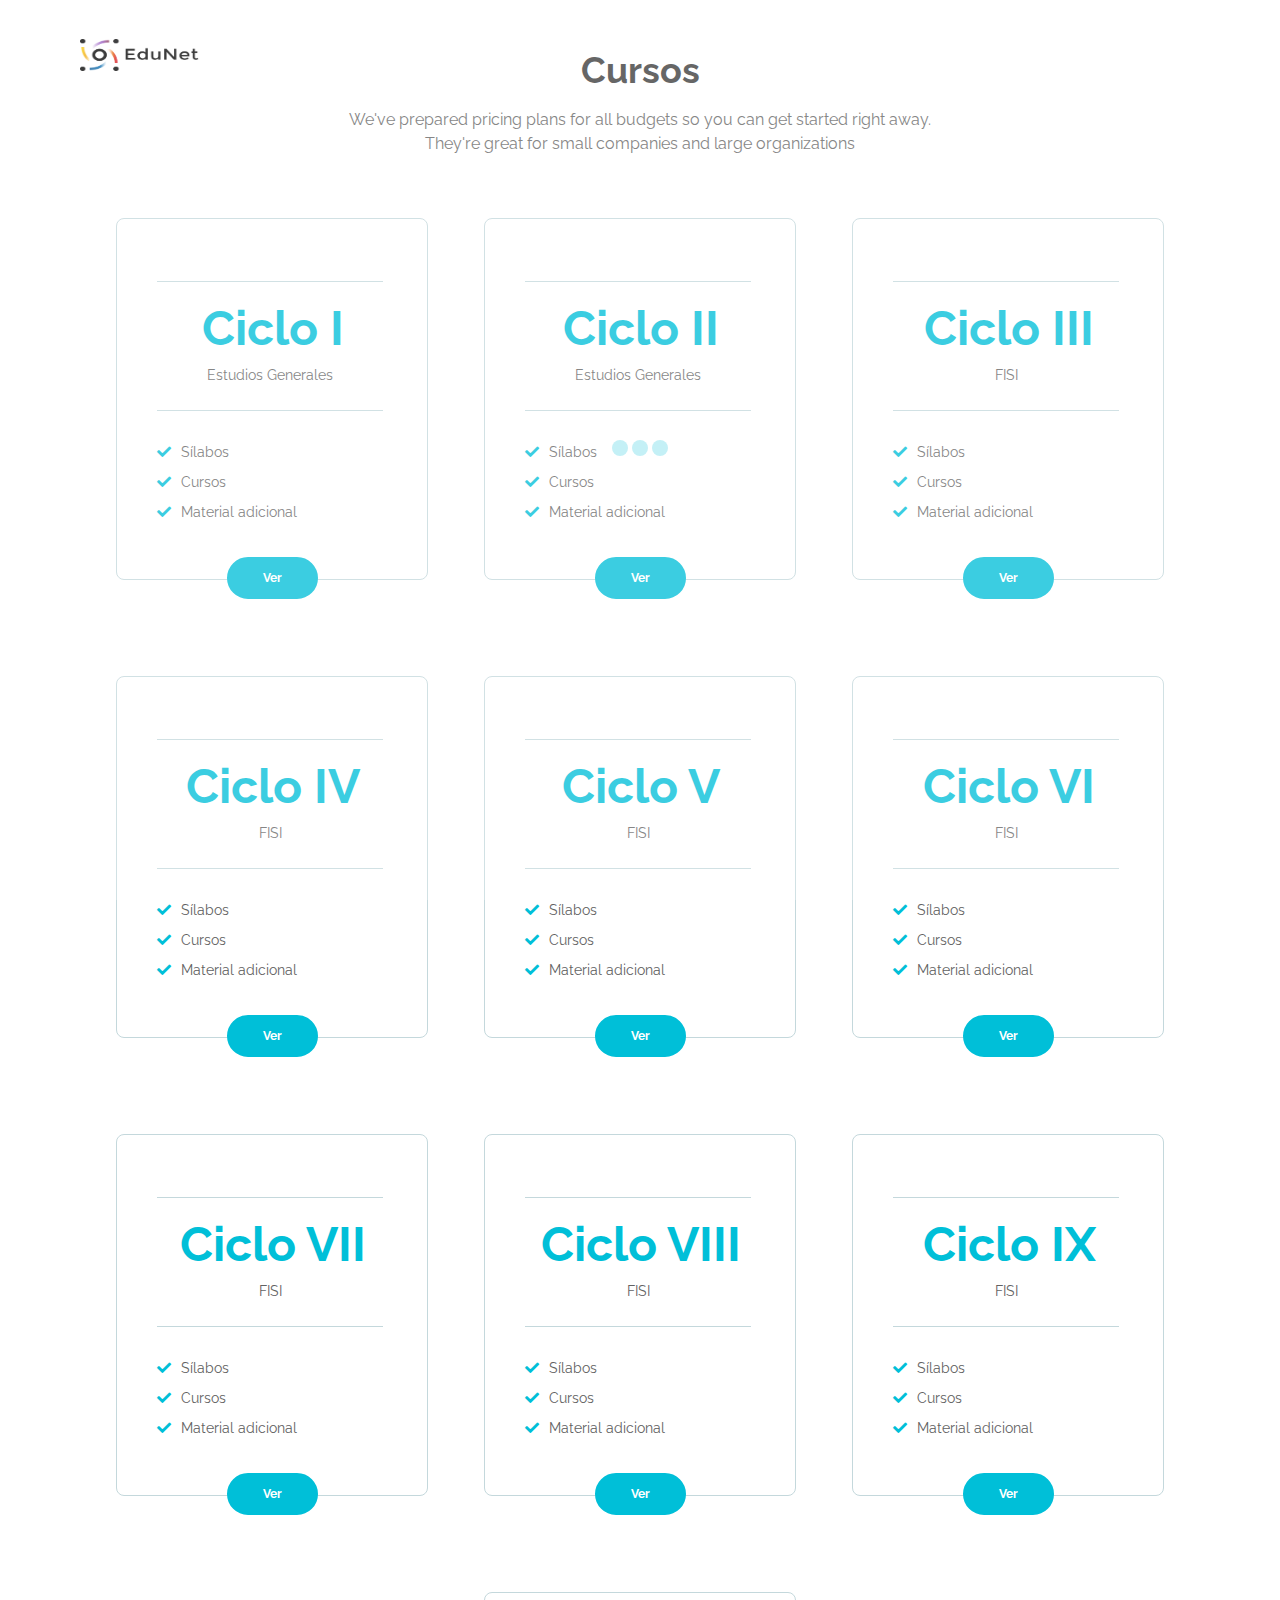
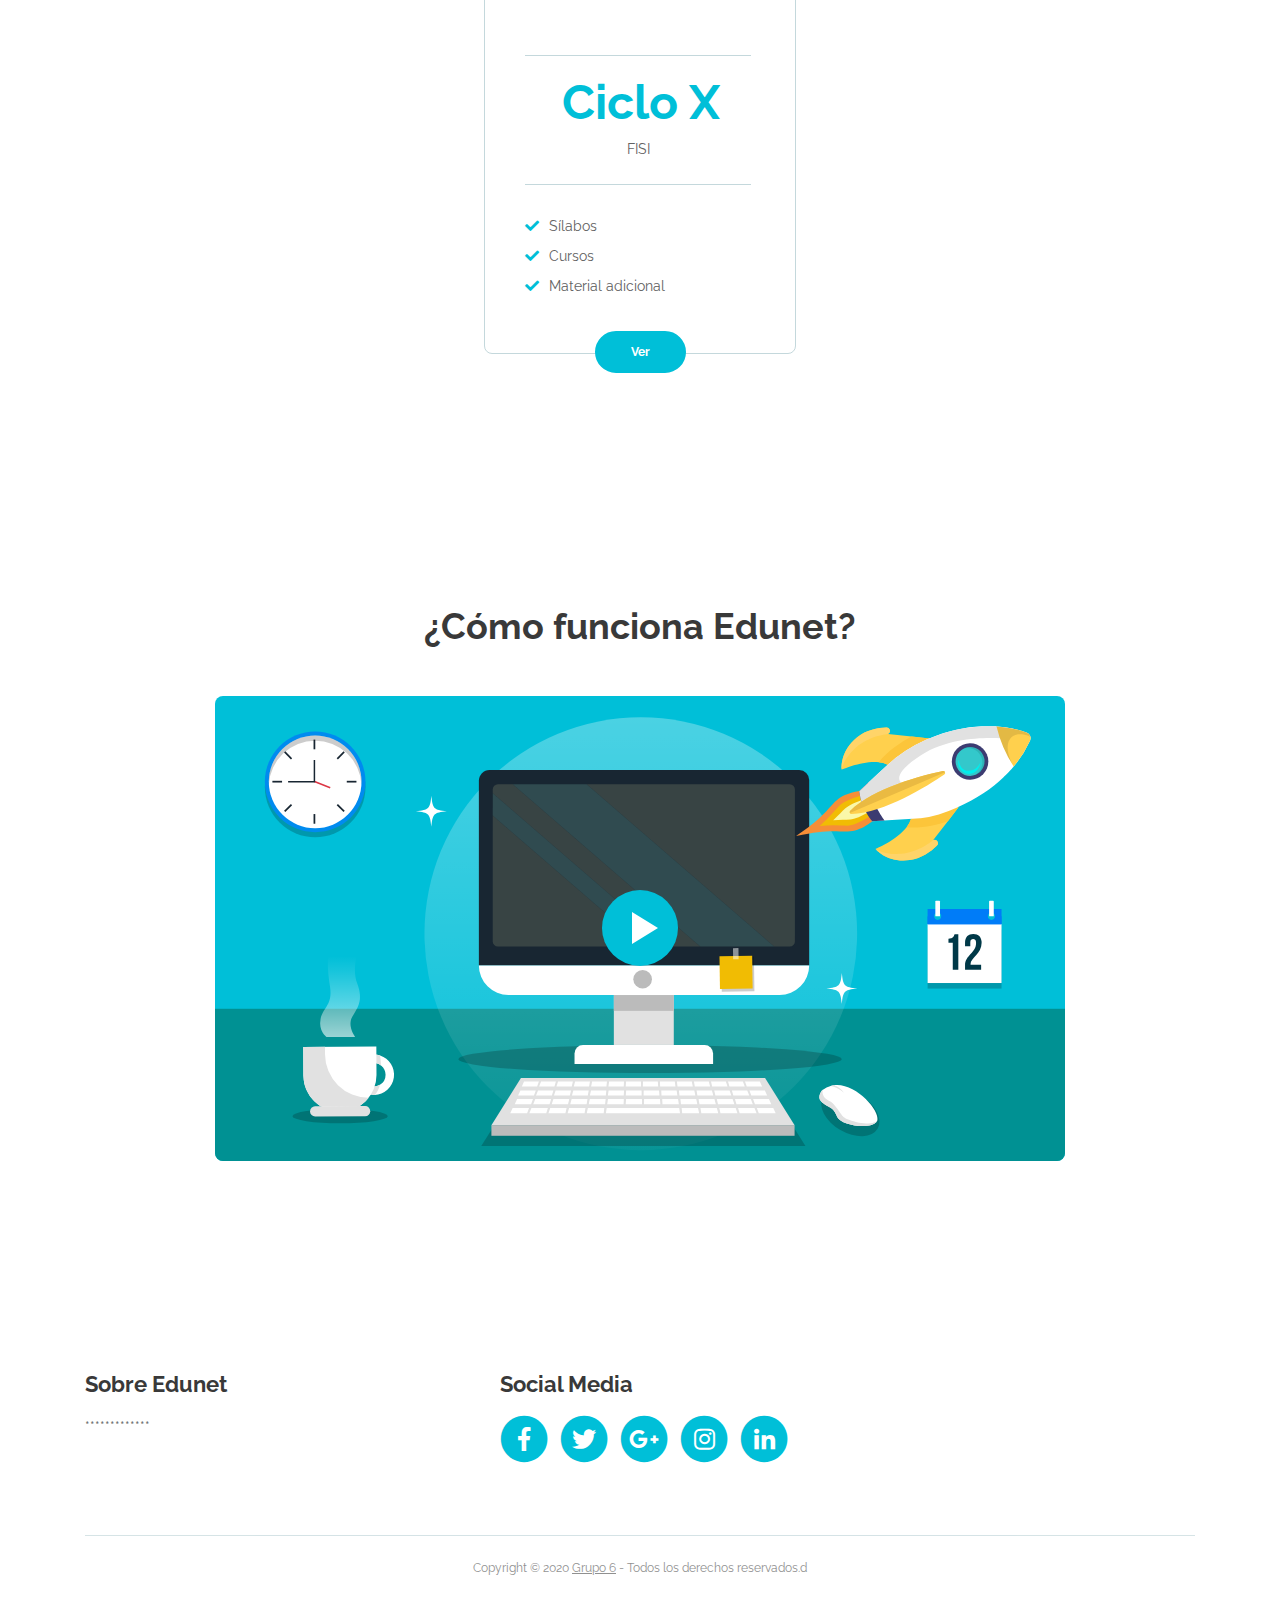
<file: web/Cursos.html>
<!DOCTYPE html>
<html lang="en">
<head>
    <meta charset="utf-8">
    <meta name="viewport" content="width=device-width, initial-scale=1, shrink-to-fit=no">

    <!-- SEO Meta Tags -->
    <meta name="description" content="Create a stylish landing page for your business startup and get leads for the offered services with this HTML landing page template.">
    <meta name="author" content="GRUPO 6">

    <!-- OG Meta Tags to improve the way the post looks when you share the page on LinkedIn, Facebook, Google+ -->
	<meta property="og:site_name" content="Edunet" /> <!-- website name -->
	<meta property="og:site" content="" /> <!-- website link -->
	<meta property="og:title" content=""/> <!-- title shown in the actual shared post -->
	<meta property="og:description" content="" /> <!-- description shown in the actual shared post -->
	<meta property="og:image" content="" /> <!-- image link, make sure it's jpg -->
	<meta property="og:url" content="" /> <!-- where do you want your post to link to -->
	<meta property="og:type" content="article" />

    <!-- Website Title -->
    <title>Edunet FISI</title>

    <!-- Styles -->
    <link href="https://fonts.googleapis.com/css?family=Raleway:400,400i,600,700,700i&amp;subset=latin-ext" rel="stylesheet">
    <link href="css/bootstrap.css" rel="stylesheet">
    <link href="css/fontawesome-all.css" rel="stylesheet">
    <link href="css/swiper.css" rel="stylesheet">
	<link href="css/magnific-popup.css" rel="stylesheet">
	<link href="css/styles.css" rel="stylesheet">

	<!-- Favicon  -->
    <link rel="icon" href="images/edu.png">
</head>
<body data-spy="scroll" data-target=".fixed-top">

    <!-- Preloader -->
	<div class="spinner-wrapper">
        <div class="spinner">
            <div class="bounce1"></div>
            <div class="bounce2"></div>
            <div class="bounce3"></div>
        </div>
    </div>
    <!-- end of preloader -->


    <!-- Navigation -->
    <nav class="navbar navbar-expand-lg navbar-dark navbar-custom fixed-top">
        <!-- Text Logo - Use this if you don't have a graphic logo -->
        <!-- <a class="navbar-brand logo-text page-scroll" href="index.html">Evolo</a> -->

        <!-- Image Logo -->
        <a class="navbar-brand logo-image" href="index.html"><img src="images/edunet.png" alt="alternative"></a>

        <!-- Mobile Menu Toggle Button -->
        <button class="navbar-toggler" type="button" data-toggle="collapse" data-target="#navbarsExampleDefault" aria-controls="navbarsExampleDefault" aria-expanded="false" aria-label="Toggle navigation">
            <span class="navbar-toggler-awesome fas fa-bars"></span>
            <span class="navbar-toggler-awesome fas fa-times"></span>
        </button>
        <!-- end of mobile menu toggle button -->

        <div class="collapse navbar-collapse" id="navbarsExampleDefault">
            <ul class="navbar-nav ml-auto">
                <li class="nav-item">
                    <a class="nav-link page-scroll" href="Ingreso.php">Inicio<span class="sr-only">(current)</span></a>
                </li>
                <li class="nav-item">
                    <a class="nav-link page-scroll" href="Ciclos.html">Ciclos</a>
                </li>

                <li class="nav-item">
                    <a class="nav-link page-scroll" href="Cursos.html">Cursos</a>
                </li>



                <li class="nav-item">
                    <a class="nav-link page-scroll" href="Docentes.html">Docentes</a>
                </li>

                <li class="nav-item">
                    <a class="nav-link page-scroll" href="Recursos_adicionales.html">Recursos adicionales</a>
                </li>

                <li class="nav-item">
                    <a class="nav-link page-scroll" href="index.html">Cerrar sesión</a>
                </li>
            </ul>

        </div>
    </nav> 




    <div id="pricing" class="cards-2">
            <div class="container">
                <div class="row">
                    <div class="col-lg-12">
                        <h2>Cursos</h2>
                        <p class="p-heading p-large">We've prepared pricing plans for all budgets so you can get started right away. They're great for small companies and large organizations</p>
                    </div> <!-- end of col -->
                </div> <!-- end of row -->
                <div class="row">
                    <div class="col-lg-12">

                        <!-- Card-->
                        <div class="card">
                            <div class="card-body">
                                <div class="card-title"></div>
                                <div class="card-subtitle"></div>
                                <hr class="cell-divide-hr">
                                <div class="price">
                                    <span class="currency"></span><span class="value">Ciclo I</span>
                                    <div class="frequency">Estudios Generales</div>
                                </div>
                                <hr class="cell-divide-hr">
                                <ul class="list-unstyled li-space-lg">
                                    <li class="media">
                                        <i class="fas fa-check"></i><div class="media-body">Sílabos</div>
                                    </li>
                                    <li class="media">
                                        <i class="fas fa-check"></i><div class="media-body">Cursos</div>
                                    </li>
                                    <li class="media">
                                        <i class="fas fa-check"></i><div class="media-body">Material adicional</div>
                                    </li>

                                </ul>
                                <div class="button-wrapper">
                                    <a class="btn-solid-reg page-scroll" href="#request">Ver</a>
                                </div>
                            </div>
                        </div> <!-- end of card -->
                        <!-- end of card -->
                        <div class="card">
                            <div class="card-body">
                                <div class="card-title"></div>
                                <div class="card-subtitle"></div>
                                <hr class="cell-divide-hr">
                                <div class="price">
                                    <span class="currency"></span><span class="value">Ciclo II</span>
                                    <div class="frequency">Estudios Generales</div>
                                </div>
                                <hr class="cell-divide-hr">
                                <ul class="list-unstyled li-space-lg">
                                    <li class="media">
                                        <i class="fas fa-check"></i><div class="media-body">Sílabos</div>
                                    </li>
                                    <li class="media">
                                        <i class="fas fa-check"></i><div class="media-body">Cursos</div>
                                    </li>
                                    <li class="media">
                                        <i class="fas fa-check"></i><div class="media-body">Material adicional</div>
                                    </li>

                                </ul>
                                <div class="button-wrapper">
                                    <a class="btn-solid-reg page-scroll" href="#request">Ver</a>
                                </div>
                            </div>
                        </div> <!-- end of card -->
                        <div class="card">
                            <div class="card-body">
                                <div class="card-title"></div>
                                <div class="card-subtitle"></div>
                                <hr class="cell-divide-hr">
                                <div class="price">
                                    <span class="currency"></span><span class="value"> Ciclo III</span>
                                    <div class="frequency">FISI</div>
                                </div>
                                <hr class="cell-divide-hr">
                                <ul class="list-unstyled li-space-lg">
                                    <li class="media">
                                        <i class="fas fa-check"></i><div class="media-body">Sílabos</div>
                                    </li>
                                    <li class="media">
                                        <i class="fas fa-check"></i><div class="media-body">Cursos</div>
                                    </li>
                                    <li class="media">
                                        <i class="fas fa-check"></i><div class="media-body">Material adicional</div>
                                    </li>

                                </ul>
                                <div class="button-wrapper">
                                    <a class="btn-solid-reg page-scroll" href="#request">Ver</a>
                                </div>
                            </div>
                        </div> <!-- end of card -->

                        <div class="card">
                            <div class="card-body">
                                <div class="card-title"></div>
                                <div class="card-subtitle"></div>
                                <hr class="cell-divide-hr">
                                <div class="price">
                                    <span class="currency"></span><span class="value"> Ciclo IV</span>
                                    <div class="frequency">FISI</div>
                                </div>
                                <hr class="cell-divide-hr">
                                <ul class="list-unstyled li-space-lg">
                                    <li class="media">
                                        <i class="fas fa-check"></i><div class="media-body">Sílabos</div>
                                    </li>
                                    <li class="media">
                                        <i class="fas fa-check"></i><div class="media-body">Cursos</div>
                                    </li>
                                    <li class="media">
                                        <i class="fas fa-check"></i><div class="media-body">Material adicional</div>
                                    </li>

                                </ul>
                                <div class="button-wrapper">
                                    <a class="btn-solid-reg page-scroll" href="#request">Ver</a>
                                </div>
                            </div>
                        </div> <!-- end of card -->
                        <div class="card">
                            <div class="card-body">
                                <div class="card-title"></div>
                                <div class="card-subtitle"></div>
                                <hr class="cell-divide-hr">
                                <div class="price">
                                    <span class="currency"></span><span class="value"> Ciclo V</span>
                                    <div class="frequency">FISI</div>
                                </div>
                                <hr class="cell-divide-hr">
                                <ul class="list-unstyled li-space-lg">
                                    <li class="media">
                                        <i class="fas fa-check"></i><div class="media-body">Sílabos</div>
                                    </li>
                                    <li class="media">
                                        <i class="fas fa-check"></i><div class="media-body">Cursos</div>
                                    </li>
                                    <li class="media">
                                        <i class="fas fa-check"></i><div class="media-body">Material adicional</div>
                                    </li>

                                </ul>
                                <div class="button-wrapper">
                                    <a class="btn-solid-reg page-scroll" href="#request">Ver</a>
                                </div>
                            </div>
                        </div> <!-- end of card -->
                        <div class="card">
                            <div class="card-body">
                                <div class="card-title"></div>
                                <div class="card-subtitle"></div>
                                <hr class="cell-divide-hr">
                                <div class="price">
                                    <span class="currency"></span><span class="value"> Ciclo VI</span>
                                    <div class="frequency">FISI</div>
                                </div>
                                <hr class="cell-divide-hr">
                                <ul class="list-unstyled li-space-lg">
                                    <li class="media">
                                        <i class="fas fa-check"></i><div class="media-body">Sílabos</div>
                                    </li>
                                    <li class="media">
                                        <i class="fas fa-check"></i><div class="media-body">Cursos</div>
                                    </li>
                                    <li class="media">
                                        <i class="fas fa-check"></i><div class="media-body">Material adicional</div>
                                    </li>

                                </ul>
                                <div class="button-wrapper">
                                    <a class="btn-solid-reg page-scroll" href="#request">Ver</a>
                                </div>
                            </div>
                        </div> <!-- end of card -->
                        <div class="card">
                            <div class="card-body">
                                <div class="card-title"></div>
                                <div class="card-subtitle"></div>
                                <hr class="cell-divide-hr">
                                <div class="price">
                                    <span class="currency"></span><span class="value"> Ciclo VII</span>
                                    <div class="frequency">FISI</div>
                                </div>
                                <hr class="cell-divide-hr">
                                <ul class="list-unstyled li-space-lg">
                                    <li class="media">
                                        <i class="fas fa-check"></i><div class="media-body">Sílabos</div>
                                    </li>
                                    <li class="media">
                                        <i class="fas fa-check"></i><div class="media-body">Cursos</div>
                                    </li>
                                    <li class="media">
                                        <i class="fas fa-check"></i><div class="media-body">Material adicional</div>
                                    </li>

                                </ul>
                                <div class="button-wrapper">
                                    <a class="btn-solid-reg page-scroll" href="#request">Ver</a>
                                </div>
                            </div>
                        </div> <!-- end of card -->

                        <div class="card">
                            <div class="card-body">
                                <div class="card-title"></div>
                                <div class="card-subtitle"></div>
                                <hr class="cell-divide-hr">
                                <div class="price">
                                    <span class="currency"></span><span class="value"> Ciclo VIII</span>
                                    <div class="frequency">FISI</div>
                                </div>
                                <hr class="cell-divide-hr">
                                <ul class="list-unstyled li-space-lg">
                                    <li class="media">
                                        <i class="fas fa-check"></i><div class="media-body">Sílabos</div>
                                    </li>
                                    <li class="media">
                                        <i class="fas fa-check"></i><div class="media-body">Cursos</div>
                                    </li>
                                    <li class="media">
                                        <i class="fas fa-check"></i><div class="media-body">Material adicional</div>
                                    </li>

                                </ul>
                                <div class="button-wrapper">
                                    <a class="btn-solid-reg page-scroll" href="#request">Ver</a>
                                </div>
                            </div>
                        </div> <!-- end of card -->
                        <div class="card">
                            <div class="card-body">
                                <div class="card-title"></div>
                                <div class="card-subtitle"></div>
                                <hr class="cell-divide-hr">
                                <div class="price">
                                    <span class="currency"></span><span class="value"> Ciclo IX</span>
                                    <div class="frequency">FISI</div>
                                </div>
                                <hr class="cell-divide-hr">
                                <ul class="list-unstyled li-space-lg">
                                    <li class="media">
                                        <i class="fas fa-check"></i><div class="media-body">Sílabos</div>
                                    </li>
                                    <li class="media">
                                        <i class="fas fa-check"></i><div class="media-body">Cursos</div>
                                    </li>
                                    <li class="media">
                                        <i class="fas fa-check"></i><div class="media-body">Material adicional</div>
                                    </li>

                                </ul>
                                <div class="button-wrapper">
                                    <a class="btn-solid-reg page-scroll" href="#request">Ver</a>
                                </div>
                            </div>
                        </div> <!-- end of card -->

                        <div class="card">
                            <div class="card-body">
                                <div class="card-title"></div>
                                <div class="card-subtitle"></div>
                                <hr class="cell-divide-hr">
                                <div class="price">
                                    <span class="currency"></span><span class="value"> Ciclo X</span>
                                    <div class="frequency">FISI</div>
                                </div>
                                <hr class="cell-divide-hr">
                                <ul class="list-unstyled li-space-lg">
                                    <li class="media">
                                        <i class="fas fa-check"></i><div class="media-body">Sílabos</div>
                                    </li>
                                    <li class="media">
                                        <i class="fas fa-check"></i><div class="media-body">Cursos</div>
                                    </li>
                                    <li class="media">
                                        <i class="fas fa-check"></i><div class="media-body">Material adicional</div>
                                    </li>

                                </ul>
                                <div class="button-wrapper">
                                    <a class="btn-solid-reg page-scroll" href="#request">Ver</a>
                                </div>
                            </div>
                        </div> <!-- end of card -->



                    </div> <!-- end of col -->
                </div> <!-- end of row -->
            </div> <!-- end of container -->
        </div> <!-- end of cards-2 -->
        <!-- end of pricing -->


<!-- Video -->
<div class="basic-3">
    <div class="container">
        <div class="row">
            <div class="col-lg-12">
                <h2>¿Cómo funciona Edunet?</h2>
            </div> <!-- end of col -->
        </div> <!-- end of row -->
        <div class="row">
            <div class="col-lg-12">

                <!-- Video Preview -->
                <div class="image-container">
                    <div class="video-wrapper">
                        <a class="popup-youtube" href="https://www.youtube.com/watch?v=fLCjQJCekTs" data-effect="fadeIn">
                            <img class="img-fluid" src="images/video-frame.svg" alt="alternative">
                            <span class="video-play-button">
                                <span></span>
                            </span>
                        </a>
                    </div> <!-- end of video-wrapper -->
                </div> <!-- end of image-container -->
                <!-- end of video preview -->

                <p> <strong></strong> </p>
            </div> <!-- end of col -->
        </div> <!-- end of row -->
    </div> <!-- end of container -->
</div> <!-- end of basic-3 -->
<!-- end of video -->


    <!-- Footer -->
    <div class="footer">
        <div class="container">
            <div class="row">
                <div class="col-md-4">
                    <div class="footer-col">
                        <h4>Sobre Edunet</h4>
                        <p>*************</p>
                    </div>
                </div> <!-- end of col -->

                <div class="col-md-4">
                    <div class="footer-col last">
                        <h4>Social Media</h4>
                        <span class="fa-stack">
                            <a href="#your-link">
                                <i class="fas fa-circle fa-stack-2x"></i>
                                <i class="fab fa-facebook-f fa-stack-1x"></i>
                            </a>
                        </span>
                        <span class="fa-stack">
                            <a href="#your-link">
                                <i class="fas fa-circle fa-stack-2x"></i>
                                <i class="fab fa-twitter fa-stack-1x"></i>
                            </a>
                        </span>
                        <span class="fa-stack">
                            <a href="#your-link">
                                <i class="fas fa-circle fa-stack-2x"></i>
                                <i class="fab fa-google-plus-g fa-stack-1x"></i>
                            </a>
                        </span>
                        <span class="fa-stack">
                            <a href="#your-link">
                                <i class="fas fa-circle fa-stack-2x"></i>
                                <i class="fab fa-instagram fa-stack-1x"></i>
                            </a>
                        </span>
                        <span class="fa-stack">
                            <a href="#your-link">
                                <i class="fas fa-circle fa-stack-2x"></i>
                                <i class="fab fa-linkedin-in fa-stack-1x"></i>
                            </a>
                        </span>
                    </div>
                </div> <!-- end of col -->
            </div> <!-- end of row -->
        </div> <!-- end of container -->
    </div> <!-- end of footer -->
    <!-- end of footer -->


    <!-- Copyright -->
    <div class="copyright">
        <div class="container">
            <div class="row">
                <div class="col-lg-12">
                    <p class="p-small">Copyright © 2020 <a href="https://inovatik.com">Grupo 6</a> - Todos los derechos reservados.d</p>
                </div> <!-- end of col -->
            </div> <!-- enf of row -->
        </div> <!-- end of container -->
    </div> <!-- end of copyright -->
    <!-- end of copyright -->


    <!-- Scripts -->
    <script src="js/jquery.min.js"></script> <!-- jQuery for Bootstrap's JavaScript plugins -->
    <script src="js/popper.min.js"></script> <!-- Popper tooltip library for Bootstrap -->
    <script src="js/bootstrap.min.js"></script> <!-- Bootstrap framework -->
    <script src="js/jquery.easing.min.js"></script> <!-- jQuery Easing for smooth scrolling between anchors -->
    <script src="js/swiper.min.js"></script> <!-- Swiper for image and text sliders -->
    <script src="js/jquery.magnific-popup.js"></script> <!-- Magnific Popup for lightboxes -->
    <script src="js/validator.min.js"></script> <!-- Validator.js - Bootstrap plugin that validates forms -->
    <script src="js/scripts.js"></script> <!-- Custom scripts -->
</body>
</html>
</file>
<file: web/css/styles.css>
/* Template: Evolo - StartUp HTML Landing Page Template
   Author: Inovatik
   Created: June 2019
   Description: Master CSS file
*/

/*****************************************
Table Of Contents:

01. General Styles
02. Preloader
03. Navigation
04. Header
05. Customers
06. Services
07. Details 1
08. Details 2
09. Details Lightboxes
10. Pricing
11. Request
12. Video
13. Testimonials
14. About
15. Contact
16. Footer
17. Copyright
18. Back To Top Button
19. Extra Pages
20. Media Queries
******************************************/

/*****************************************
Colors:
- Backgrounds - turquoise #00bfd8
- Backgrounds - blue #0079f9
- Backgrounds - light gray #f7fcfd
- Buttons, bullets, icons, links - turquoise #00bfd8
- Cards border, inputs border - light gray #c4d8dc
- Text headers, navbar links - black #393939
- Text body - black #626262
******************************************/


/******************************/
/*     01. General Styles     */
/******************************/
body,
html {
    width: 100%;
	height: 100%;
}

body, p {
	color: #626262;
	font: 400 0.875rem/1.375rem "Raleway", sans-serif;
}

.p-large {
	font: 400 1rem/1.5rem "Raleway", sans-serif;
}

.p-small {
	font: 400 0.75rem/1.25rem "Raleway", sans-serif;
}

.p-heading {
	margin-bottom: 3.875rem;
}

.li-space-lg li {
	margin-bottom: 0.25rem;
}

.indent {
	padding-left: 1.25rem;
}

h1 {
	color: #393939;
	font: 700 3rem/3.5rem "Raleway", sans-serif;
}

h2 {
	color: #393939;
	font: 700 2.25rem/2.75rem "Raleway", sans-serif;
}

h3 {
	color: #393939;
	font: 700 1.75rem/2rem "Raleway", sans-serif;
}

h4 {
	color: #393939;
	font: 700 1.375rem/1.875rem "Raleway", sans-serif;
}

h5 {
	color: #393939;
	font: 700 1.125rem/1.625rem "Raleway", sans-serif;
}

h6 {
	color: #393939;
	font: 700 1rem/1.5rem "Raleway", sans-serif;
}

a {
	color: #626262;
	text-decoration: underline;
}

a:hover {
	color: #626262;
	text-decoration: underline;
}

a.turquoise {
	color: #00bfd8;
}

a.white {
	color: #fff;
}

.testimonial-text {
	font: italic 400 1rem/1.5rem "Raleway", sans-serif;
}

.testimonial-author {
	font: 700 1rem/1.5rem "Raleway", sans-serif;
}

.turquoise {
	color: #00bfd8;
}

.btn-solid-reg {
	display: inline-block;
	padding: 1.1875rem 2.125rem 1.1875rem 2.125rem;
	border: 0.125rem solid #00bfd8;
	border-radius: 2rem;
	background-color: #00bfd8;
	color: #fff;
	font: 700 0.75rem/0 "Raleway", sans-serif;
	text-decoration: none;
	transition: all 0.2s;
}

.btn-solid-reg:hover {
	background-color: transparent;
	color: #00bfd8;
	text-decoration: none;
}

.btn-solid-lg {
	display: inline-block;
	padding: 1.375rem 2.625rem 1.375rem 2.625rem;
	border: 0.125rem solid #00bfd8;
	border-radius: 2rem;
	background-color: #00bfd8;
	color: #fff;
	font: 700 0.75rem/0 "Raleway", sans-serif;
	text-decoration: none;
	transition: all 0.2s;
}

.btn-solid-lg:hover {
	background-color: transparent;
	color: #00bfd8;
	text-decoration: none;
}

.btn-outline-reg {
	display: inline-block;
	padding: 1.1875rem 2.125rem 1.1875rem 2.125rem;
	border: 0.125rem solid #00bfd8;
	border-radius: 2rem;
	background-color: transparent;
	color: #00bfd8;
	font: 700 0.75rem/0 "Raleway", sans-serif;
	text-decoration: none;
	transition: all 0.2s;
}

.btn-outline-reg:hover {
	background-color: #00bfd8;
	color: #fff;
	text-decoration: none;
}

.btn-outline-lg {
	display: inline-block;
	padding: 1.375rem 2.625rem 1.375rem 2.625rem;
	border: 0.125rem solid #00bfd8;
	border-radius: 2rem;
	background-color: transparent;
	color: #00bfd8;
	font: 700 0.75rem/0 "Raleway", sans-serif;
	text-decoration: none;
	transition: all 0.2s;
}

.btn-outline-lg:hover {
	background-color: #00bfd8;
	color: #fff;
	text-decoration: none;
}

.btn-outline-sm {
	display: inline-block;
	padding: 1rem 1.625rem 0.875rem 1.625rem;
	border: 0.125rem solid #00bfd8;
	border-radius: 2rem;
	background-color: transparent;
	color: #00bfd8;
	font: 700 0.625rem/0 "Raleway", sans-serif;
	text-decoration: none;
	transition: all 0.2s;
}

.btn-outline-sm:hover {
	background-color: #00bfd8;
	color: #fff;
	text-decoration: none;
}

.form-group {
	position: relative;
	margin-bottom: 1.25rem;
}

.form-group.has-error.has-danger {
	margin-bottom: 0.625rem;
}

.form-group.has-error.has-danger .help-block.with-errors ul {
	margin-top: 0.375rem;
}

.label-control {
	position: absolute;
	top: 0.87rem;
	left: 1.375rem;
	color: #626262;
	opacity: 1;
	font: 400 0.875rem/1.375rem "Raleway", sans-serif;
	cursor: text;
	transition: all 0.2s ease;
}

/* IE10+ hack to solve lower label text position compared to the rest of the browsers */
@media screen and (-ms-high-contrast: active), screen and (-ms-high-contrast: none) {
	.label-control {
		top: 0.9375rem;
	}
}

.form-control-input:focus + .label-control,
.form-control-input.notEmpty + .label-control,
.form-control-textarea:focus + .label-control,
.form-control-textarea.notEmpty + .label-control {
	top: 0.125rem;
	opacity: 1;
	font-size: 0.75rem;
	font-weight: 700;
}

.form-control-input,
.form-control-select {
	display: block; /* needed for proper display of the label in Firefox, IE, Edge */
	width: 100%;
	padding-top: 1.0625rem;
	padding-bottom: 0.0625rem;
	padding-left: 1.3125rem;
	border: 1px solid #c4d8dc;
	border-radius: 0.25rem;
	background-color: #fff;
	color: #626262;
	font: 400 0.875rem/1.875rem "Raleway", sans-serif;
	transition: all 0.2s;
	-webkit-appearance: none; /* removes inner shadow on form inputs on ios safari */
}

.form-control-select {
	padding-top: 0.5rem;
	padding-bottom: 0.5rem;
	height: 3rem;
}

/* IE10+ hack to solve lower label text position compared to the rest of the browsers */
@media screen and (-ms-high-contrast: active), screen and (-ms-high-contrast: none) {
	.form-control-input {
		padding-top: 1.25rem;
		padding-bottom: 0.75rem;
		line-height: 1.75rem;
	}

	.form-control-select {
		padding-top: 0.875rem;
		padding-bottom: 0.75rem;
		height: 3.125rem;
		line-height: 2.125rem;
	}
}

select {
    /* you should keep these first rules in place to maintain cross-browser behavior */
    -webkit-appearance: none;
	-moz-appearance: none;
	-ms-appearance: none;
    -o-appearance: none;
    appearance: none;
    background-image: url('../images/down-arrow.png');
    background-position: 96% 50%;
    background-repeat: no-repeat;
    outline: none;
}

select::-ms-expand {
    display: none; /* removes the ugly default down arrow on select form field in IE11 */
}

.form-control-textarea {
	display: block; /* used to eliminate a bottom gap difference between Chrome and IE/FF */
	width: 100%;
	height: 8rem; /* used instead of html rows to normalize height between Chrome and IE/FF */
	padding-top: 1.25rem;
	padding-left: 1.3125rem;
	border: 1px solid #c4d8dc;
	border-radius: 0.25rem;
	background-color: #fff;
	color: #626262;
	font: 400 0.875rem/1.75rem "Raleway", sans-serif;
	transition: all 0.2s;
}

.form-control-input:focus,
.form-control-select:focus,
.form-control-textarea:focus {
	border: 1px solid #a1a1a1;
	outline: none; /* Removes blue border on focus */
}

.form-control-input:hover,
.form-control-select:hover,
.form-control-textarea:hover {
	border: 1px solid #a1a1a1;
}

.checkbox {
	font: 400 0.75rem/1.25rem "Raleway", sans-serif;
}

input[type='checkbox'] {
	vertical-align: -15%;
	margin-right: 0.375rem;
}

/* IE10+ hack to raise checkbox field position compared to the rest of the browsers */
@media screen and (-ms-high-contrast: active), screen and (-ms-high-contrast: none) {
	input[type='checkbox'] {
		vertical-align: -9%;
	}
}

.form-control-submit-button {
	display: inline-block;
	width: 100%;
	height: 3.125rem;
	border: 1px solid #00bfd8;
	border-radius: 1.5rem;
	background-color: #00bfd8;
	color: #fff;
	font: 700 0.75rem/1.75rem "Raleway", sans-serif;
	cursor: pointer;
	transition: all 0.2s;
}

.form-control-submit-button:hover {
	background-color: transparent;
	color: #00bfd8;
}

/* Form Success And Error Message Formatting */
#rmsgSubmit.h3.text-center.tada.animated,
#cmsgSubmit.h3.text-center.tada.animated,
#pmsgSubmit.h3.text-center.tada.animated,
#rmsgSubmit.h3.text-center,
#cmsgSubmit.h3.text-center,
#pmsgSubmit.h3.text-center {
	display: block;
	margin-bottom: 0;
	color: #626262;
	font: 400 1.125rem/1rem "Raleway", sans-serif;
}

.help-block.with-errors .list-unstyled {
	color: #626262;
	font-size: 0.75rem;
	line-height: 1.125rem;
	text-align: left;
}

.help-block.with-errors ul {
	margin-bottom: 0;
}
/* end of form success and error message formatting */

/* Form Success And Error Message Animation - Animate.css */
@-webkit-keyframes tada {
	from {
		-webkit-transform: scale3d(1, 1, 1);
		-ms-transform: scale3d(1, 1, 1);
		transform: scale3d(1, 1, 1);
	}
	10%, 20% {
		-webkit-transform: scale3d(.9, .9, .9) rotate3d(0, 0, 1, -3deg);
		-ms-transform: scale3d(.9, .9, .9) rotate3d(0, 0, 1, -3deg);
		transform: scale3d(.9, .9, .9) rotate3d(0, 0, 1, -3deg);
	}
	30%, 50%, 70%, 90% {
		-webkit-transform: scale3d(1.1, 1.1, 1.1) rotate3d(0, 0, 1, 3deg);
		-ms-transform: scale3d(1.1, 1.1, 1.1) rotate3d(0, 0, 1, 3deg);
		transform: scale3d(1.1, 1.1, 1.1) rotate3d(0, 0, 1, 3deg);
	}
	40%, 60%, 80% {
		-webkit-transform: scale3d(1.1, 1.1, 1.1) rotate3d(0, 0, 1, -3deg);
		-ms-transform: scale3d(1.1, 1.1, 1.1) rotate3d(0, 0, 1, -3deg);
		transform: scale3d(1.1, 1.1, 1.1) rotate3d(0, 0, 1, -3deg);
	}
	to {
		-webkit-transform: scale3d(1, 1, 1);
		-ms-transform: scale3d(1, 1, 1);
		transform: scale3d(1, 1, 1);
	}
}

@keyframes tada {
	from {
		-webkit-transform: scale3d(1, 1, 1);
		-ms-transform: scale3d(1, 1, 1);
		transform: scale3d(1, 1, 1);
	}
	10%, 20% {
		-webkit-transform: scale3d(.9, .9, .9) rotate3d(0, 0, 1, -3deg);
		-ms-transform: scale3d(.9, .9, .9) rotate3d(0, 0, 1, -3deg);
		transform: scale3d(.9, .9, .9) rotate3d(0, 0, 1, -3deg);
	}
	30%, 50%, 70%, 90% {
		-webkit-transform: scale3d(1.1, 1.1, 1.1) rotate3d(0, 0, 1, 3deg);
		-ms-transform: scale3d(1.1, 1.1, 1.1) rotate3d(0, 0, 1, 3deg);
		transform: scale3d(1.1, 1.1, 1.1) rotate3d(0, 0, 1, 3deg);
	}
	40%, 60%, 80% {
		-webkit-transform: scale3d(1.1, 1.1, 1.1) rotate3d(0, 0, 1, -3deg);
		-ms-transform: scale3d(1.1, 1.1, 1.1) rotate3d(0, 0, 1, -3deg);
		transform: scale3d(1.1, 1.1, 1.1) rotate3d(0, 0, 1, -3deg);
	}
	to {
		-webkit-transform: scale3d(1, 1, 1);
		-ms-transform: scale3d(1, 1, 1);
		transform: scale3d(1, 1, 1);
	}
}

.tada {
	-webkit-animation-name: tada;
	animation-name: tada;
}

.animated {
	-webkit-animation-duration: 1s;
	animation-duration: 1s;
	-webkit-animation-fill-mode: both;
	animation-fill-mode: both;
}
/* end of form success and error message animation - Animate.css */

/* Fade-move Animation For Lightbox - Magnific Popup */
/* at start */
.my-mfp-slide-bottom .zoom-anim-dialog {
	opacity: 0;
	transition: all 0.2s ease-out;
	-webkit-transform: translateY(-1.25rem) perspective(37.5rem) rotateX(10deg);
	-ms-transform: translateY(-1.25rem) perspective(37.5rem) rotateX(10deg);
	transform: translateY(-1.25rem) perspective(37.5rem) rotateX(10deg);
}

/* animate in */
.my-mfp-slide-bottom.mfp-ready .zoom-anim-dialog {
	opacity: 1;
	-webkit-transform: translateY(0) perspective(37.5rem) rotateX(0);
	-ms-transform: translateY(0) perspective(37.5rem) rotateX(0);
	transform: translateY(0) perspective(37.5rem) rotateX(0);
}

/* animate out */
.my-mfp-slide-bottom.mfp-removing .zoom-anim-dialog {
	opacity: 0;
	-webkit-transform: translateY(-0.625rem) perspective(37.5rem) rotateX(10deg);
	-ms-transform: translateY(-0.625rem) perspective(37.5rem) rotateX(10deg);
	transform: translateY(-0.625rem) perspective(37.5rem) rotateX(10deg);
}

/* dark overlay, start state */
.my-mfp-slide-bottom.mfp-bg {
	opacity: 0;
	transition: opacity 0.2s ease-out;
}

/* animate in */
.my-mfp-slide-bottom.mfp-ready.mfp-bg {
	opacity: 0.8;
}
/* animate out */
.my-mfp-slide-bottom.mfp-removing.mfp-bg {
	opacity: 0;
}
/* end of fade-move animation for lightbox - magnific popup */

/* Fade Animation For Image Slider - Magnific Popup */
@-webkit-keyframes fadeIn {
	from {
		opacity: 0;
	}
	to {
		opacity: 1;
	}
}

@keyframes fadeIn {
	from {
		opacity: 0;
	}
	to {
		opacity: 1;
	}
}

.fadeIn {
	-webkit-animation: fadeIn 0.6s;
	animation: fadeIn 0.6s;
}

@-webkit-keyframes fadeOut {
	from {
		opacity: 1;
	}
	to {
		opacity: 0;
	}
}

@keyframes fadeOut {
	from {
		opacity: 1;
	}
	to {
		opacity: 0;
	}
}

.fadeOut {
	-webkit-animation: fadeOut 0.8s;
	animation: fadeOut 0.8s;
}
/* end of fade animation for image slider - magnific popup */


/*************************/
/*     02. Preloader     */
/*************************/
.spinner-wrapper {
	position: fixed;
	z-index: 999999;
	top: 0;
	right: 0;
	bottom: 0;
	left: 0;
	background: #fff;
}

.spinner {
	position: absolute;
	top: 50%; /* centers the loading animation vertically one the screen */
	left: 50%; /* centers the loading animation horizontally one the screen */
	width: 3.75rem;
	height: 1.25rem;
	margin: -0.625rem 0 0 -1.875rem; /* is width and height divided by two */
	text-align: center;
}

.spinner > div {
	display: inline-block;
	width: 1rem;
	height: 1rem;
	border-radius: 100%;
	background-color: #00bfd8;
	-webkit-animation: sk-bouncedelay 1.4s infinite ease-in-out both;
	animation: sk-bouncedelay 1.4s infinite ease-in-out both;
}

.spinner .bounce1 {
	-webkit-animation-delay: -0.32s;
	animation-delay: -0.32s;
}

.spinner .bounce2 {
	-webkit-animation-delay: -0.16s;
	animation-delay: -0.16s;
}

@-webkit-keyframes sk-bouncedelay {
	0%, 80%, 100% { -webkit-transform: scale(0); }
	40% { -webkit-transform: scale(1.0); }
}

@keyframes sk-bouncedelay {
	0%, 80%, 100% {
		-webkit-transform: scale(0);
		-ms-transform: scale(0);
		transform: scale(0);
	} 40% {
		-webkit-transform: scale(1.0);
		-ms-transform: scale(1.0);
		transform: scale(1.0);
	}
}


/**************************/
/*     03. Navigation     */
/**************************/
.navbar-custom {
	background-color: #fff;
	box-shadow: 0 0.0625rem 0.375rem 0 rgba(0, 0, 0, 0.1);
	font: 600 0.875rem/0.875rem "Raleway", sans-serif;
	transition: all 0.2s;
}

.navbar-custom .navbar-brand.logo-image img {
    width: 7.4375rem;
	height: 2rem;
}

.navbar-custom .navbar-brand.logo-text {
	font: 600 2rem/1.5rem "Raleway", sans-serif;
	color: #393939;
	text-decoration: none;
}

.navbar-custom .navbar-nav {
	margin-top: 0.75rem;
	margin-bottom: 0.5rem;
}

.navbar-custom .nav-item .nav-link {
	padding: 0.625rem 0.75rem 0.625rem 0.75rem;
	color: #393939;
	text-decoration: none;
	transition: all 0.2s ease;
}

.navbar-custom .nav-item .nav-link:hover,
.navbar-custom .nav-item .nav-link.active {
	color: #00bfd8;
}

/* Dropdown Menu */
.navbar-custom .dropdown:hover > .dropdown-menu {
	display: block; /* this makes the dropdown menu stay open while hovering it */
	min-width: auto;
	animation: fadeDropdown 0.2s; /* required for the fade animation */
}

@keyframes fadeDropdown {
    0% {
        opacity: 0;
    }

    100% {
        opacity: 1;
    }
}

.navbar-custom .dropdown-toggle:focus { /* removes dropdown outline on focus */
	outline: 0;
}

.navbar-custom .dropdown-menu {
	margin-top: 0;
	border: none;
	border-radius: 0.25rem;
	background-color: #fff;
}

.navbar-custom .dropdown-item {
	color: #393939;
	text-decoration: none;
}

.navbar-custom .dropdown-item:hover {
	background-color: #fff;
}

.navbar-custom .dropdown-item .item-text {
	font: 600 0.875rem/0.875rem "Raleway", sans-serif;
}

.navbar-custom .dropdown-item:hover .item-text {
	color: #00bfd8;
}

.navbar-custom .dropdown-items-divide-hr {
	width: 100%;
	height: 1px;
	margin: 0.75rem auto 0.725rem auto;
	border: none;
	background-color: #c4d8dc;
	opacity: 0.2;
}
/* end of dropdown menu */

.navbar-custom .social-icons {
	display: none;
}

.navbar-custom .navbar-toggler {
	border: none;
	color: #393939;
	font-size: 2rem;
}

.navbar-custom button[aria-expanded='false'] .navbar-toggler-awesome.fas.fa-times{
	display: none;
}

.navbar-custom button[aria-expanded='false'] .navbar-toggler-awesome.fas.fa-bars{
	display: inline-block;
}

.navbar-custom button[aria-expanded='true'] .navbar-toggler-awesome.fas.fa-bars{
	display: none;
}

.navbar-custom button[aria-expanded='true'] .navbar-toggler-awesome.fas.fa-times{
	display: inline-block;
	margin-right: 0.125rem;
}


/*********************/
/*    04. Header     */
/*********************/
.header {
	background-color: #fff;
}

.header .header-content {
	padding-top: 8rem;
	padding-bottom: 4rem;
	text-align: center;
}

.header .text-container {
	margin-bottom: 4rem;
}

.header h1 {
	margin-bottom: 1.125rem;
	font-size: 2.5rem;
	line-height: 3.125rem;
}

.header .p-large {
	margin-bottom: 1.875rem;
}


/*************************/
/*     05. Customers     */
/*************************/
.slider-1 {
	padding-top: 2.25rem;
	padding-bottom: 2.125rem;
	text-align: center;
}

.slider-1 h5 {
	margin-bottom: 0.75rem;
}

.slider-1 .slider-container {
	padding-top: 2.75rem;
	padding-bottom: 2.75rem;
	border-radius: 0.5rem;
	background-color: #f7fcfd;
}


/************************/
/*     06. Services     */
/************************/
.cards-1 {
	padding-top: 4rem;
	padding-bottom: 1.625rem;
	text-align: center;
}

.cards-1 h2 {
	margin-bottom: 1rem;
}

.cards-1 .card {
	max-width: 21rem;
	margin-right: auto;
	margin-bottom: 4.5rem;
	margin-left: auto;
	padding: 3.25rem 2rem 2rem 2rem;
	border: 1px solid #c4d8dc;
	border-radius: 0.5rem;
	background: transparent;
}

.cards-1 .card-image {
	width: 6rem;
	height: 6rem;
	margin-right: auto;
	margin-bottom: 2rem;
	margin-left: auto;
}

.cards-1 .card-title {
	margin-bottom: 0.875rem;
}

.cards-1 .card-body {
	padding: 0;
}


/*************************/
/*     07. Details 1     */
/*************************/
.basic-1 {
	padding-top: 1.625rem;
	padding-bottom: 3.75rem;
}

.basic-1 .text-container {
	margin-bottom: 4rem;
}

.basic-1 h2 {
	margin-bottom: 1.375rem;
}

.basic-1 .btn-solid-reg {
	margin-top: 0.625rem;
}


/*************************/
/*     08. Details 2     */
/*************************/
.basic-2 {
	padding-top: 3.75rem;
	padding-bottom: 4rem;
}

.basic-2 .image-container {
	margin-bottom: 4rem;
}

.basic-2 h2 {
	margin-bottom: 1.375rem;
}

.basic-2 .list-unstyled .fas {
	color: #00bfd8;
	line-height: 1.375rem;
}

.basic-2 .list-unstyled .media-body {
	margin-left: 0.625rem;
}

.basic-2 .btn-solid-reg {
	margin-top: 0.625rem;
}


/**********************************/
/*     09. Details Lightboxes     */
/**********************************/
.lightbox-basic {
	margin: 2.5rem auto;
	padding: 2rem 1.5rem 2rem 1.5rem;
	border-radius: 0.25rem;
	background: #fff;
	text-align: left;
}

.lightbox-basic .container {
	padding-right: 0;
	padding-left: 0;
}

.lightbox-basic .image-container {
	max-width: 33.75rem;
	margin-right: auto;
	margin-bottom: 3rem;
	margin-left: auto;
}

.lightbox-basic h3 {
	margin-bottom: 0.5rem;
}

.lightbox-basic hr {
	width: 2.5rem;
	height: 0.125rem;
	margin-top: 0;
	margin-bottom: 1.25rem;
	margin-left: 0;
	border: 0;
	background-color: #00bfd8;
	text-align: left;
}

.lightbox-basic h4 {
	margin-bottom: 1rem;
}

.lightbox-basic .list-unstyled .fas {
	color: #00bfd8;
	line-height: 1.375rem;
}

.lightbox-basic .list-unstyled .media-body {
	margin-left: 0.625rem;
}

.lightbox-basic .btn-outline-reg,
.lightbox-basic .btn-solid-reg {
	margin-top: 0.75rem;
}

/* Signup Button */
.lightbox-basic .btn-solid-reg.mfp-close {
	position: relative;
	width: auto;
	height: auto;
	color: #fff;
	opacity: 1;
}

.lightbox-basic .btn-solid-reg.mfp-close:hover {
	color: #00bfd8;
}
/* end of signup Button */

/* Back Button */
.lightbox-basic a.mfp-close.as-button {
	position: relative;
	width: auto;
	height: auto;
	margin-left: 0.375rem;
	color: #00bfd8;
	opacity: 1;
}

.lightbox-basic a.mfp-close.as-button:hover {
	color: #fff;
}
/* end of back button */

.lightbox-basic button.mfp-close.x-button {
	position: absolute;
	top: -0.125rem;
	right: -0.125rem;
	width: 2.75rem;
	height: 2.75rem;
	color: #707984;
}


/***********************/
/*     10. Pricing     */
/***********************/
.cards-2 {
	padding-top: 3rem;
	padding-bottom: 2.75rem;
	text-align: center;
}

.cards-2 h2 {
	margin-bottom: 1rem;
}

.cards-2 .card {
	display: block;
	max-width: 19.5rem;
	margin-right: auto;
	margin-bottom: 6rem;
	margin-left: auto;
	border: 1px solid #c4d8dc;
	border-radius: 0.5rem;
	vertical-align: top;
}

.cards-2 .card .card-body {
	padding: 2.5rem 2.75rem 1.875rem 2.5rem;
}

.cards-2 .card .card-title {
	margin-bottom: 0.625rem;
	color: #393939;
	font-weight: 50;
	font-size: 1.75rem;
	line-height: 2.25rem;
	text-align: center;
}

.cards-2 .card .card-subtitle {
	margin-bottom: 1.75rem;
}

.cards-2 .card .cell-divide-hr {
	height: 1px;
	margin-top: 0;
	margin-bottom: 0;
	border: none;
	background-color: #c4d8dc;
}

.cards-2 .card .price {
	padding-top: 0.875rem;
	padding-bottom: 1.5rem;
}

.cards-2 .card .value {
	color: #00bfd8;
	font-weight: 700;
	font-size: 3rem;
	line-height: 4rem;
	text-align: center;
}

.cards-2 .card .currency {
	margin-right: 0.375rem;
	color: #00bfd8;
	font-size: 1.5rem;
	vertical-align: 56%;
}

.cards-2 .card .frequency {
	margin-top: 0.25rem;
	font-size: 0.875rem;
	text-align: center;
}

.cards-2 .card .list-unstyled {
	margin-top: 1.875rem;
	margin-bottom: 1.625rem;
	text-align: left;
}

.cards-2 .card .list-unstyled.li-space-lg li {
	margin-bottom: 0.5rem;
}

.cards-2 .card .list-unstyled .fas {
	color: #00bfd8;
	line-height: 1.375rem;
}

.cards-2 .card .list-unstyled .fas.fa-times {
	margin-left: 0.1875rem;
	margin-right: 0.125rem;
	color: #777b7e;
}

.cards-2 .card .list-unstyled .media-body {
	margin-left: 0.625rem;
}

.cards-2 .card .button-wrapper {
	position: absolute;
	right: 0;
	bottom: -1.25rem;
	left: 0;
	text-align: center;
}

.cards-2 .card .btn-solid-reg:hover {
	background-color: #fff;
}

/* Best Value Label */
.cards-2 .card .label {
    position: absolute;
    top: 0;
    right: 0;
    width: 10.625rem;
    height: 10.625rem;
    overflow: hidden;
}

.cards-2 .card .label .best-value {
    position: relative;
	width: 13.75rem;
	padding: 0.3125rem 0 0.3125rem 4.125rem;
    background-color: #00bfd8;
	color: #fff;
    -webkit-transform: rotate(45deg) translate3d(0, 0, 0);
    -ms-transform: rotate(45deg) translate3d(0, 0, 0);
    transform: rotate(45deg) translate3d(0, 0, 0);
}
/* end of best value label */


/***********************/
/*     11. Request     */
/***********************/
.form-1 {
	padding-top: 6.875rem;
	padding-bottom: 6.25rem;
	background-color: #f9fafc;
}

.form-1 h2 {
	margin-bottom: 1.25rem;
}

.form-1 .list-unstyled {
	margin-top: 1.375rem;
}

.form-1 .list-unstyled .fas {
	color: #00bfd8;
	line-height: 1.375rem;
}

.form-1 .list-unstyled .media-body {
	margin-left: 0.625rem;
}

.form-1 .text-container {
	margin-bottom: 3.5rem;
}


/*********************/
/*     12. Video     */
/*********************/
.basic-3 {
	padding-top: 6.875rem;
	padding-bottom: 6.125rem;
}

.basic-3 h2 {
	margin-bottom: 3rem;
	text-align: center;
}

.basic-3 .image-container {
	margin-bottom: 2.25rem;
}

.basic-3 .image-container img {
	border-radius: 0.5rem;
}

.basic-3 .video-wrapper {
	position: relative;
}

/* Video Play Button */
.basic-3 .video-play-button {
	position: absolute;
	z-index: 10;
	top: 50%;
	left: 50%;
	display: block;
	box-sizing: content-box;
	width: 2rem;
	height: 2.75rem;
	padding: 1.125rem 1.25rem 1.125rem 1.75rem;
	border-radius: 50%;
	-webkit-transform: translateX(-50%) translateY(-50%);
	-ms-transform: translateX(-50%) translateY(-50%);
	transform: translateX(-50%) translateY(-50%);
}

.basic-3 .video-play-button:before {
	content: "";
	position: absolute;
	z-index: 0;
	top: 50%;
	left: 50%;
	display: block;
	width: 4.75rem;
	height: 4.75rem;
	border-radius: 50%;
	background: #00bfd8;
	animation: pulse-border 1500ms ease-out infinite;
	-webkit-transform: translateX(-50%) translateY(-50%);
	-ms-transform: translateX(-50%) translateY(-50%);
	transform: translateX(-50%) translateY(-50%);
}

.basic-3 .video-play-button:after {
	content: "";
	position: absolute;
	z-index: 1;
	top: 50%;
	left: 50%;
	display: block;
	width: 4.375rem;
	height: 4.375rem;
	border-radius: 50%;
	background: #00bfd8;
	transition: all 200ms;
	-webkit-transform: translateX(-50%) translateY(-50%);
	-ms-transform: translateX(-50%) translateY(-50%);
	transform: translateX(-50%) translateY(-50%);
}

.basic-3 .video-play-button span {
	position: relative;
	display: block;
	z-index: 3;
	top: 0.375rem;
	left: 0.25rem;
	width: 0;
	height: 0;
	border-left: 1.625rem solid #fff;
	border-top: 1rem solid transparent;
	border-bottom: 1rem solid transparent;
}

@keyframes pulse-border {
	0% {
		transform: translateX(-50%) translateY(-50%) translateZ(0) scale(1);
		opacity: 1;
	}
	100% {
		transform: translateX(-50%) translateY(-50%) translateZ(0) scale(1.5);
		opacity: 0;
	}
}
/* end of video play button */

.basic-3 p {
	text-align: center;
}


/****************************/
/*     13. Testimonials     */
/****************************/
.slider-2 {
	padding-top: 7.5rem;
	padding-bottom: 7rem;
	background:  linear-gradient(90deg,#c79bec,#5ad7f6 ) center center no-repeat;
	background-size: cover;
}

.slider-2 .image-container {
	margin-bottom: 4rem;
}

.slider-2 h2 {
	margin-bottom: 2.5rem;
	text-align: center;
  color: white;
}

.slider-2 .slider-container {
	position: relative;

}

.slider-2 .swiper-container {
	position: static;
	width: 90%;
	text-align: center;

}

.slider-2 .swiper-button-prev:focus,
.slider-2 .swiper-button-next:focus {
	/* even if you can't see it chrome you can see it on mobile device */
	outline: none;


}

.slider-2 .swiper-button-prev {
	left: -0.5rem;
	background-image: url("data:image/svg+xml;charset=utf-8,%3Csvg%20xmlns%3D'http%3A%2F%2Fwww.w3.org%2F2000%2Fsvg'%20viewBox%3D'0%200%2028%2044'%3E%3Cpath%20d%3D'M0%2C22L22%2C0l2.1%2C2.1L4.2%2C22l19.9%2C19.9L22%2C44L0%2C22L0%2C22L0%2C22z'%20fill%3D'%23626262'%2F%3E%3C%2Fsvg%3E");
	background-size: 1.125rem 1.75rem;
}

.slider-2 .swiper-button-next {
	right: -0.5rem;
	background-image: url("data:image/svg+xml;charset=utf-8,%3Csvg%20xmlns%3D'http%3A%2F%2Fwww.w3.org%2F2000%2Fsvg'%20viewBox%3D'0%200%2028%2044'%3E%3Cpath%20d%3D'M27%2C22L27%2C22L5%2C44l-2.1-2.1L22.8%2C22L2.9%2C2.1L5%2C0L27%2C22L27%2C22z'%20fill%3D'%23626262'%2F%3E%3C%2Fsvg%3E");
	background-size: 1.125rem 1.75rem;
}

.slider-2 .card {
	position: relative;
	border: none;
	background-color: transparent;
}

.slider-2 .card-image {
	width: 7rem;
	height: 7rem;
	margin-right: auto;
	margin-bottom: 0.25rem;
	margin-left: auto;
	border-radius: 50%;
}

.slider-2 .card-body {
	padding-bottom: 0;

}

.slider-2 .testimonial-author {
	margin-bottom: 0;
}


/*********************/
/*     14. About     */
/*********************/
.basic-4 {
	padding-top: 7rem;
	padding-bottom: 4rem;
	text-align: center;
}

.basic-4 h2 {
	margin-bottom: 1rem;
	text-align: center;
}

.basic-4 .team-member {
	max-width: 12.5rem;
	margin-right: auto;
	margin-bottom: 3.5rem;
	margin-left: auto;
}

/* Hover Animation */
.basic-4 .image-wrapper {
	overflow: hidden;
	margin-bottom: 1.5rem;
	border-radius: 50%;
}

.basic-4 .image-wrapper img {
	margin: 0;
	transition: all 0.3s;
}

.basic-4 .image-wrapper:hover img {
	-moz-transform: scale(1.15);
	-webkit-transform: scale(1.15);
	transform: scale(1.15);
}
/* end of hover animation */

.basic-4 .team-member .p-large {
	margin-bottom: 0.25rem;
	font-size: 1.125rem;
}

.basic-4 .team-member .job-title {
	margin-bottom: 0.375rem;
}

.basic-4 .fa-stack {
	margin-top: 0.375rem;
	margin-right: 0.125rem;
	margin-left: 0.125rem;
	font-size: 0.875rem;
}

.basic-4 .fa-stack-2x {
	color: #00bfd8;
	transition: all 0.2s ease;
}

.basic-4 .fa-stack-1x {
	color: #fff;
	transition: all 0.2s ease;
}

.basic-4 .fa-stack:hover .fa-stack-2x {
	color: #00a7bd;
}

.basic-4 .fa-stack:hover .fa-stack-1x {
	color: #fff;
}


/***********************/
/*     15. Contact     */
/***********************/
.form-2 {
	padding-top: 7rem;
	padding-bottom: 6.25rem;
	background: url('../images/contact-background.jpg') center center no-repeat;
	background-size: cover;
}

.form-2 h2 {
	margin-bottom: 1rem;
	text-align: center;
}

.form-2 .list-unstyled {
	margin-bottom: 3.75rem;
	font-size: 1rem;
	line-height: 1.5rem;
	text-align: center;
}

.form-2 .list-unstyled .fas,
.form-2 .list-unstyled .fab {
	margin-right: 0.5rem;
	font-size: 0.875rem;
	color: #00bfd8;
}

.form-2 .list-unstyled .fa-phone {
	vertical-align: 3%;
}

.form-2 .map-responsive {
	position: relative;
	overflow: hidden;
	height: 0;
	margin-bottom: 4rem;
	padding-bottom: 70%;
	border-radius: 0.25rem;
}

.form-2 .map-responsive iframe {
	position: absolute;
	top: 0;
	left: 0;
	width: 100%;
	height: 100%;
	border: none;
}


/**********************/
/*     16. Footer     */
/**********************/
.footer {
	padding-top: 4.625rem;
	padding-bottom: 0.5rem;
}

.footer .footer-col {
	margin-bottom: 2.25rem;
}

.footer h4 {
	margin-bottom: 1rem;
}

.footer .list-unstyled .fas {
	color: #00bfd8;
	font-size: 0.5rem;
	line-height: 1.375rem;
}

.footer .list-unstyled .media-body {
	margin-left: 0.625rem;
}

.footer .fa-stack {
	margin-bottom: 0.75rem;
	margin-right: 0.5rem;
	font-size: 1.5rem;
}

.footer .fa-stack .fa-stack-1x {
    color: #fff;
	transition: all 0.2s ease;
}

.footer .fa-stack .fa-stack-2x {
	color: #00bfd8;
	transition: all 0.2s ease;
}

.footer .fa-stack:hover .fa-stack-1x {
	color: #fff;
}

.footer .fa-stack:hover .fa-stack-2x {
    color: #00a7bd;
}


/*************************/
/*     17. Copyright     */
/*************************/
.copyright {
	padding-top: 1rem;
	padding-bottom: 0.375rem;
	text-align: center;
}

.copyright .p-small {
	padding-top: 1.375rem;
	border-top: 1px solid #c4d8dc;
	opacity: 0.7;
}


/**********************************/
/*     18. Back To Top Button     */
/**********************************/
a.back-to-top {
	position: fixed;
	z-index: 999;
	right: 0.75rem;
	bottom: 0.75rem;
	display: none;
	width: 2.625rem;
	height: 2.625rem;
	border-radius: 1.875rem;
	background: #00bfd8 url("../images/up-arrow.png") no-repeat center 47%;
	background-size: 1.125rem 1.125rem;
	text-indent: -9999px;
}

a:hover.back-to-top {
	background-color: #00a7bd;
}


/***************************/
/*     19. Extra Pages     */
/***************************/
.ex-header {
	padding-top: 8rem;
	padding-bottom: 5rem;
	text-align: center;
}

.ex-basic-1 {
	padding-top: 2rem;
	padding-bottom: 0.875rem;
	background-color: #f7fcfd;
}

.ex-basic-1 .breadcrumbs {
	margin-bottom: 1.125rem;
}

.ex-basic-1 .breadcrumbs .fa {
	margin-right: 0.5rem;
	margin-left: 0.625rem;
}

.ex-basic-2 {
	padding-top: 4.75rem;
	padding-bottom: 4rem;
}

.ex-basic-2 h3 {
	margin-bottom: 1rem;
}

.ex-basic-2 .text-container {
	margin-bottom: 3.625rem;
}

.ex-basic-2 .text-container.last {
	margin-bottom: 0;
}

.ex-basic-2 .list-unstyled .fas {
	color: #00bfd8;
	font-size: 0.5rem;
	line-height: 1.375rem;
}

.ex-basic-2 .list-unstyled .media-body {
	margin-left: 0.625rem;
}

.ex-basic-2 .btn-outline-reg {
	margin-top: 1.75rem;
}

.ex-basic-2 .image-container-large {
	margin-bottom: 4rem;
}

.ex-basic-2 .image-container-large img {
	border-radius: 0.25rem;
}

.ex-basic-2 .image-container-small img {
	border-radius: 0.25rem;
}

.ex-basic-2 .text-container.dark-bg {
	padding: 1.625rem 1.5rem 0.75rem 2rem;
	background-color: #f9fafc;
}


/*****************************/
/*     20. Media Queries     */
/*****************************/
/* Min-width width 768px */
@media (min-width: 768px) {

	/* General Styles */
	.p-heading {
		width: 85%;
		margin-right: auto;
		margin-left: auto;
	}
	/* end of general styles */


	/* Header */
	.header .header-content {
		padding-top: 10.5rem;
	}

	.header h1 {
		font-size: 3rem;
		line-height: 3.5rem;
	}
	/* end of header */


	/* Customers */
	.slider-1 {
		padding-top: 3rem;
		padding-bottom: 2.875rem;
	}

	.slider-1 .slider-container {
		padding-right: 3.5rem;
		padding-left: 3.5rem;
	}
	/* end of customers */


	/* Video */
	.basic-3 p {
		width: 85%;
		margin-right: auto;
		margin-left: auto;
	}
	/* end of video */


	/* Testimonials */
	.slider-2 .slider-container {
		width: 70%;
		margin-right: auto;
		margin-left: auto;
	}

	.slider-2 .swiper-container {
		width: 85%;
	}

	.slider-2 .swiper-button-prev {
		left: 1rem;
		width: 1.375rem;
		background-size: 1.375rem 2.125rem;
	}

	.slider-2 .swiper-button-next {
		right: 1rem;
		width: 1.375rem;
		background-size: 1.375rem 2.125rem;
	}
	/* end of testimonials */


	/* About */
	.basic-4 .team-member {
		display: inline-block;
		width: 12.5rem;
		margin-right: 2rem;
		margin-left: 2rem;
		vertical-align: top;
	}
	/* end of about */


	/* Contact */
	.form-2 .list-unstyled li {
		display: inline-block;
		margin-right: 0.5rem;
		margin-left: 0.5rem;
	}

	.form-2 .list-unstyled .address {
		display: block;
	}
	/* end of contact */


	/* Extra Pages */
	.ex-header {
		padding-top: 11rem;
		padding-bottom: 9rem;
	}

	.ex-basic-2 .text-container.dark {
		padding: 2.5rem 3rem 2rem 3rem;
	}

	.ex-basic-2 .text-container.column {
		width: 90%;
		margin-right: auto;
		margin-left: auto;
	}
	/* end of extra pages */
}
/* end of min-width width 768px */


/* Min-width width 992px */
@media (min-width: 992px) {

	/* Navigation */
	.navbar-custom {
		padding: 2.125rem 1.5rem 2.125rem 2rem;
		box-shadow: none;
        background: transparent;
	}

	.navbar-custom .navbar-nav {
		margin-top: 0;
		margin-bottom: 0;
	}

	.navbar-custom .nav-item .nav-link {
		padding: 0.25rem 0.75rem 0.25rem 0.75rem;
		color: #fff;
		opacity: 0.8;
	}

	.navbar-custom .nav-item .nav-link:hover,
	.navbar-custom .nav-item .nav-link.active {
		color: #fff;
		opacity: 1;
	}

	.navbar-custom.top-nav-collapse {
        padding: 0.5rem 1.5rem 0.5rem 2rem;
		box-shadow: 0 0.0625rem 0.375rem 0 rgba(0, 0, 0, 0.1);
		background-color: #fff;
	}

	.navbar-custom.top-nav-collapse .nav-item .nav-link {
		color: #393939;
		opacity: 1;
	}

	.navbar-custom.top-nav-collapse .nav-item .nav-link:hover,
	.navbar-custom.top-nav-collapse .nav-item .nav-link.active {
		color: #00bfd8;
	}

	.navbar-custom .dropdown-menu {
		padding-top: 1rem;
		padding-bottom: 1rem;
		border-top: 0.75rem solid rgba(0, 0, 0, 0);
		border-radius: 0.25rem;
	}

	.navbar-custom.top-nav-collapse .dropdown-menu {
		border-top: 0.5rem solid rgba(0, 0, 0, 0);
		box-shadow: 0 0.375rem 0.375rem 0 rgba(0, 0, 0, 0.02);
	}

	.navbar-custom .dropdown-item {
		padding-top: 0.25rem;
		padding-bottom: 0.25rem;
	}

	.navbar-custom .dropdown-items-divide-hr {
		width: 84%;
	}

	.navbar-custom .social-icons {
		display: block;
		margin-left: 0.5rem;
	}

	.navbar-custom .fa-stack {
		margin-bottom: 0.1875rem;
		margin-left: 0.25rem;
		font-size: 0.75rem;
	}

	.navbar-custom .fa-stack-2x {
		color: #00bfd8;
		transition: all 0.2s ease;
	}

	.navbar-custom .fa-stack-1x {
		color: #fff;
		transition: all 0.2s ease;
	}

	.navbar-custom .fa-stack:hover .fa-stack-2x {
		color: #fff;
	}

	.navbar-custom .fa-stack:hover .fa-stack-1x {
		color: #00bfd8;
	}

	.navbar-custom.top-nav-collapse .fa-stack-2x {
		color: #00bfd8;
	}

	.navbar-custom.top-nav-collapse .fa-stack-1x {
		color: #fff;
	}

	.navbar-custom.top-nav-collapse .fa-stack:hover .fa-stack-2x {
		color: #00a7bd;
	}

	.navbar-custom.top-nav-collapse .fa-stack:hover .fa-stack-1x {
		color: #fff;
	}
	/* end of navigation */


	/* General Styles */
	.p-heading {
		width: 65%;
	}
	/* end of general styles */


	/* Header */
	.header {
		background: url('../images/header-background.jpg') center center no-repeat;
		background-size: cover;
	}

	.header .header-content {
		padding-top: 11.5rem;
		text-align: left;
	}

	.header .text-container {
		margin-top: 3rem;
		margin-bottom: 0;
	}
	/* end of header */


	/* Services */
	.cards-1 .card {
		display: inline-block;
		max-width: 17.125rem;
		vertical-align: top;
	}

	.cards-1 .col-lg-12 div.card:nth-child(3n+2) {
		margin-right: 2rem;
		margin-left: 2rem;
	}
	/* end of services */


	/* Details 1 */
	.basic-1 .text-container {
		margin-top: 3.875rem;
		margin-bottom: 0;
	}
	/* end of details 1 */


	/* Details 2 */
	.basic-2 .image-container {
		margin-bottom: 0;
	}

	.basic-2 .text-container {
		margin-top: 3.125rem;
	}
	/* end of details 2 */


	/* Details Lightboxes */
	.lightbox-basic {
		max-width: 62.5rem;
		padding: 2.5rem 2.5rem 2.5rem 2.5rem;
	}

	.lightbox-basic .image-container {
		max-width: 100%;
		margin-right: 2rem;
		margin-bottom: 0;
		margin-left: 0.5rem;
	}

	.lightbox-basic h3 {
		margin-top: 0.5rem;
	}
	/* end of details lightboxes */


	/* Pricing */
	.cards-2 .card {
		display: inline-block;
		width: 17.125rem;
		max-width: 100%;
		margin-right: 1rem;
		margin-left: 1rem;
	}
	/* end of pricing */


	/* Request */
	.form-1 {
		padding-top: 7.5rem;
	}

	.form-1 .text-container {
		margin-top: 1.5rem;
		margin-bottom: 0;
	}
	/* end of request */


	/* Video */
	.basic-3 .image-container {
		max-width: 53.125rem;
		margin-right: auto;
		margin-left: auto;
	}

	.basic-3 p {
		width: 65%;
	}
	/* end of video */


	/* Testimonials */
	.slider-2 {
		padding-bottom: 7.5rem;
	}

	.slider-2 .image-container {
		margin-bottom: 0;
	}

	.slider-2 .slider-container {
		width: 88%;
	}

	.slider-2 .swiper-container {
		width: 82%;
	}
	/* end of testimonials */


	/* Contact */
	.form-2 .map-responsive {
		margin-bottom: 0;
	}
	/* end of contact */


	/* Extra Pages */
	.ex-header {
		background: url('../images/ex-header-background.jpg') center center no-repeat;
		background-size: cover;
	}

	.ex-header h1 {
		width: 80%;
		margin-right: auto;
		margin-left: auto;
	}

	.ex-basic-2 {
		padding-bottom: 5rem;
	}

	.ex-basic-2 .text-container.column {
		margin-bottom: 0;
	}
	/* end of extra pages */
}
/* end of min-width width 992px */


/* Min-width width 1200px */
@media (min-width: 1200px) {

	/* Navigation */
	.navbar-custom {
		padding: 2.125rem 5rem 2.125rem 5rem;
	}

	.navbar-custom.top-nav-collapse {
        padding: 0.5rem 5rem 0.5rem 5rem;
	}
	/* end of navigation */


	/* General Styles */
	.p-heading {
		width: 55%;
	}
	/* end of general styles */


	/* Header */
	.header .header-content {
		padding-top: 12.5rem;
	}

	.header .text-container {
		margin-top: 5.375rem;
		margin-left: 1rem;
		margin-right: 2rem;
	}

	.header .image-container {
		margin-left: 2rem;
		margin-right: 1rem;
	}
	/* end of header */


	/* Customers */
	.slider-1 .slider-container {
		margin-right: 3rem;
		margin-left: 3rem;
		padding-right: 2.5rem;
		padding-left: 2.5rem;
	}
	/* end of customers */


	/* Services */
	.cards-1 .card {
		max-width: 21rem;
	}

	.cards-1 .col-lg-12 div.card:nth-child(3n+2) {
		margin-right: 2.875rem;
		margin-left: 2.875rem;
	}
	/* end of services */


	/* Details 1 */
	.basic-1 .text-container {
		margin-top: 6.125rem;
		margin-right: 4rem;
		margin-left: 1rem;
	}
	/* end of details 1 */


	/* Details 2 */
	.basic-2 .text-container {
		margin-top: 5.375rem;
		margin-right: 1rem;
		margin-left: 4rem;
	}
	/* end of details 2 */


	/* Pricing */
	.cards-2 .card {
		width: 19.5rem;
		margin-right: 1.625rem;
		margin-left: 1.625rem;

	}
	/* end of pricing */


	/* Request */
	.form-1 .text-container {
		margin-right: 1.5rem;
		margin-left: 6rem;
	}

	.form-1 form {
		margin-right: 6rem;
		margin-left: 1.5rem;
	}
	/* end of request */


	/* Video */
	.basic-3 p {
		width: 55%;
	}
	/* end of video */


	/* Testimonials */
	.slider-2 h2 {
		margin-top: 3.5rem;
	}
	/* end of testimonials */


	/* About */
	.basic-4 .team-member {
		margin-right: 2.25rem;
		margin-left: 2.25rem;
	}
	/* end of about */


	/* Contact */
	.form-2 .map-responsive {
		max-width: 31rem;
		margin-right: auto;
		margin-left: auto;
	}

	.form-2 #contactForm {
		max-width: 31rem;
		margin-right: auto;
		margin-left: auto;
	}
	/* end of contact */


	/* Footer */
	.footer .footer-col {
		width: 90%;
	}

	.footer .footer-col.middle {
		margin-right: auto;
		margin-left: auto;
	}

	.footer .footer-col.last {
		margin-right: 0;
		margin-left: auto;
	}
	/* end of footer */


	/* Extra Pages */
	.ex-header h1 {
		width: 60%;
		margin-right: auto;
		margin-left: auto;
	}

	.ex-basic-2 .form-container {
		margin-left: 1.75rem;
	}

	.ex-basic-2 .image-container-small {
		margin-left: 1.75rem;
	}
	/* end of extra pages */
}
/* end of min-width width 1200px */
</file>
